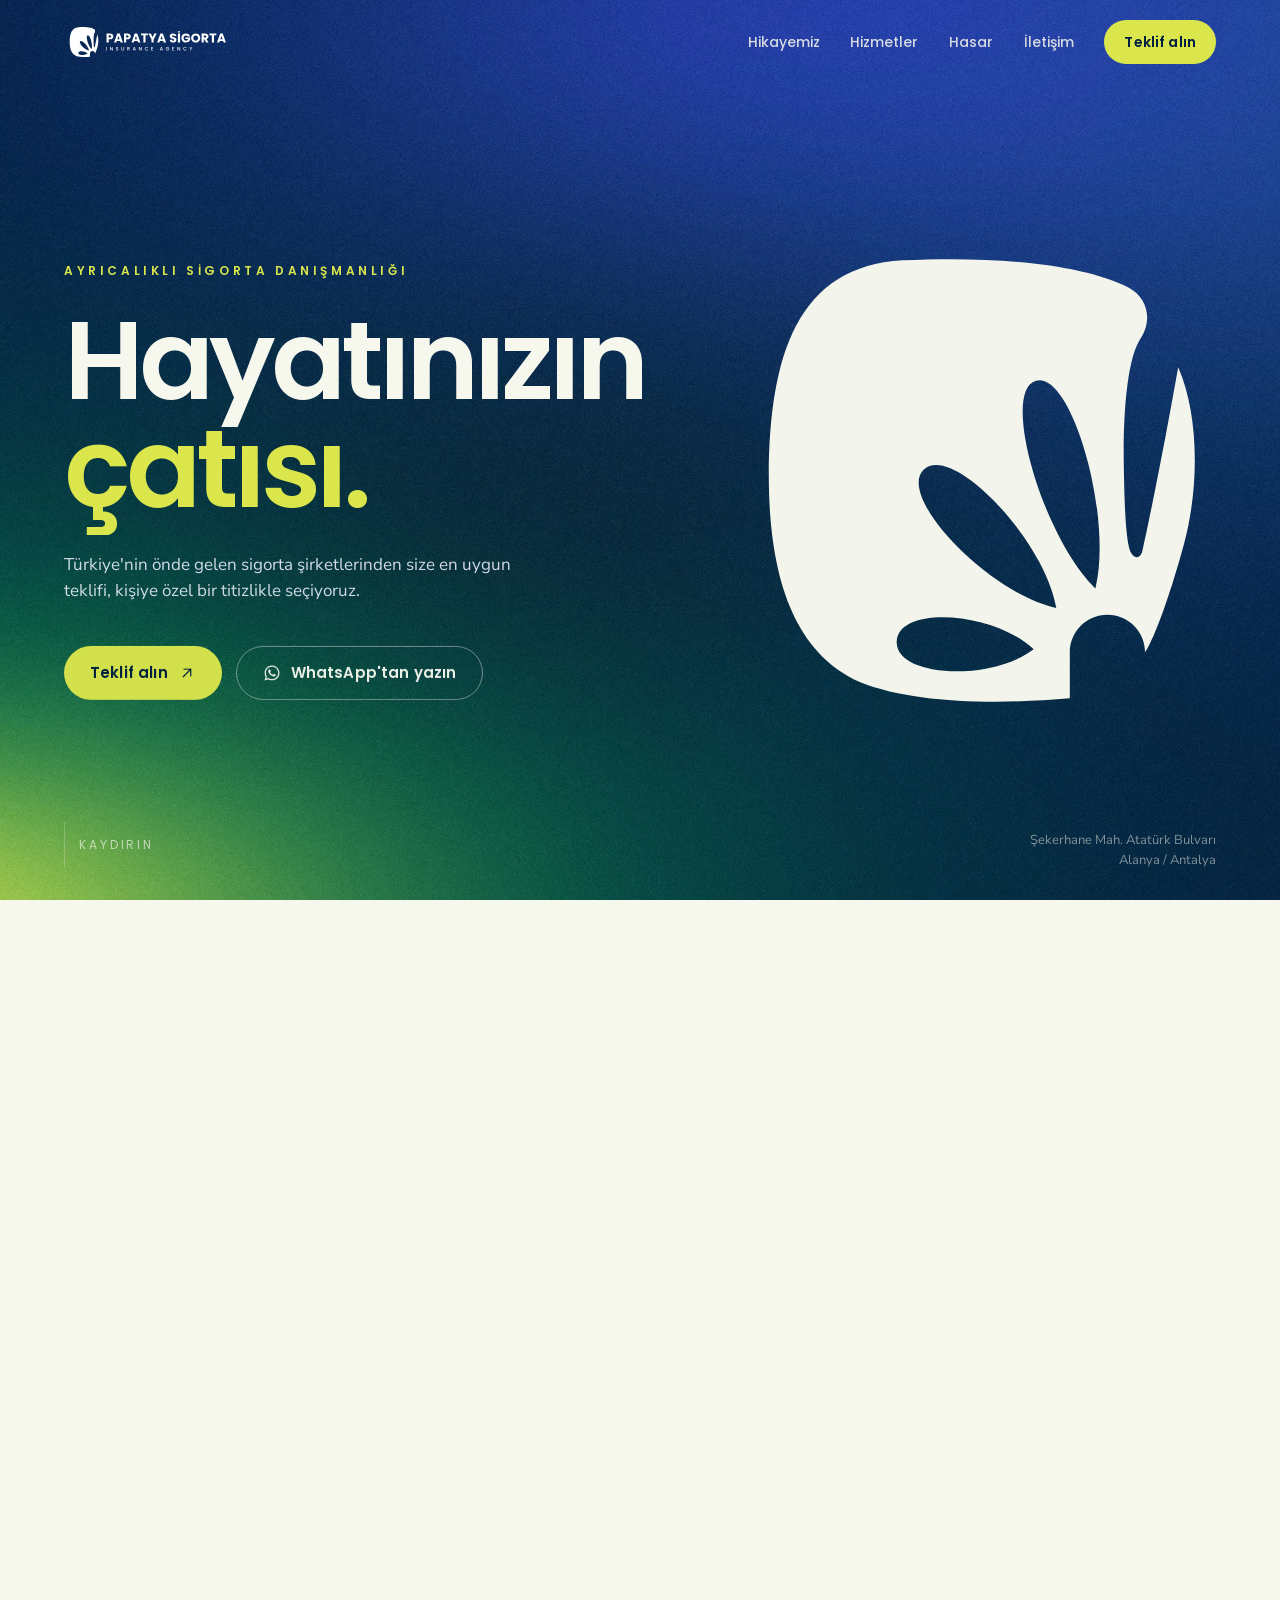
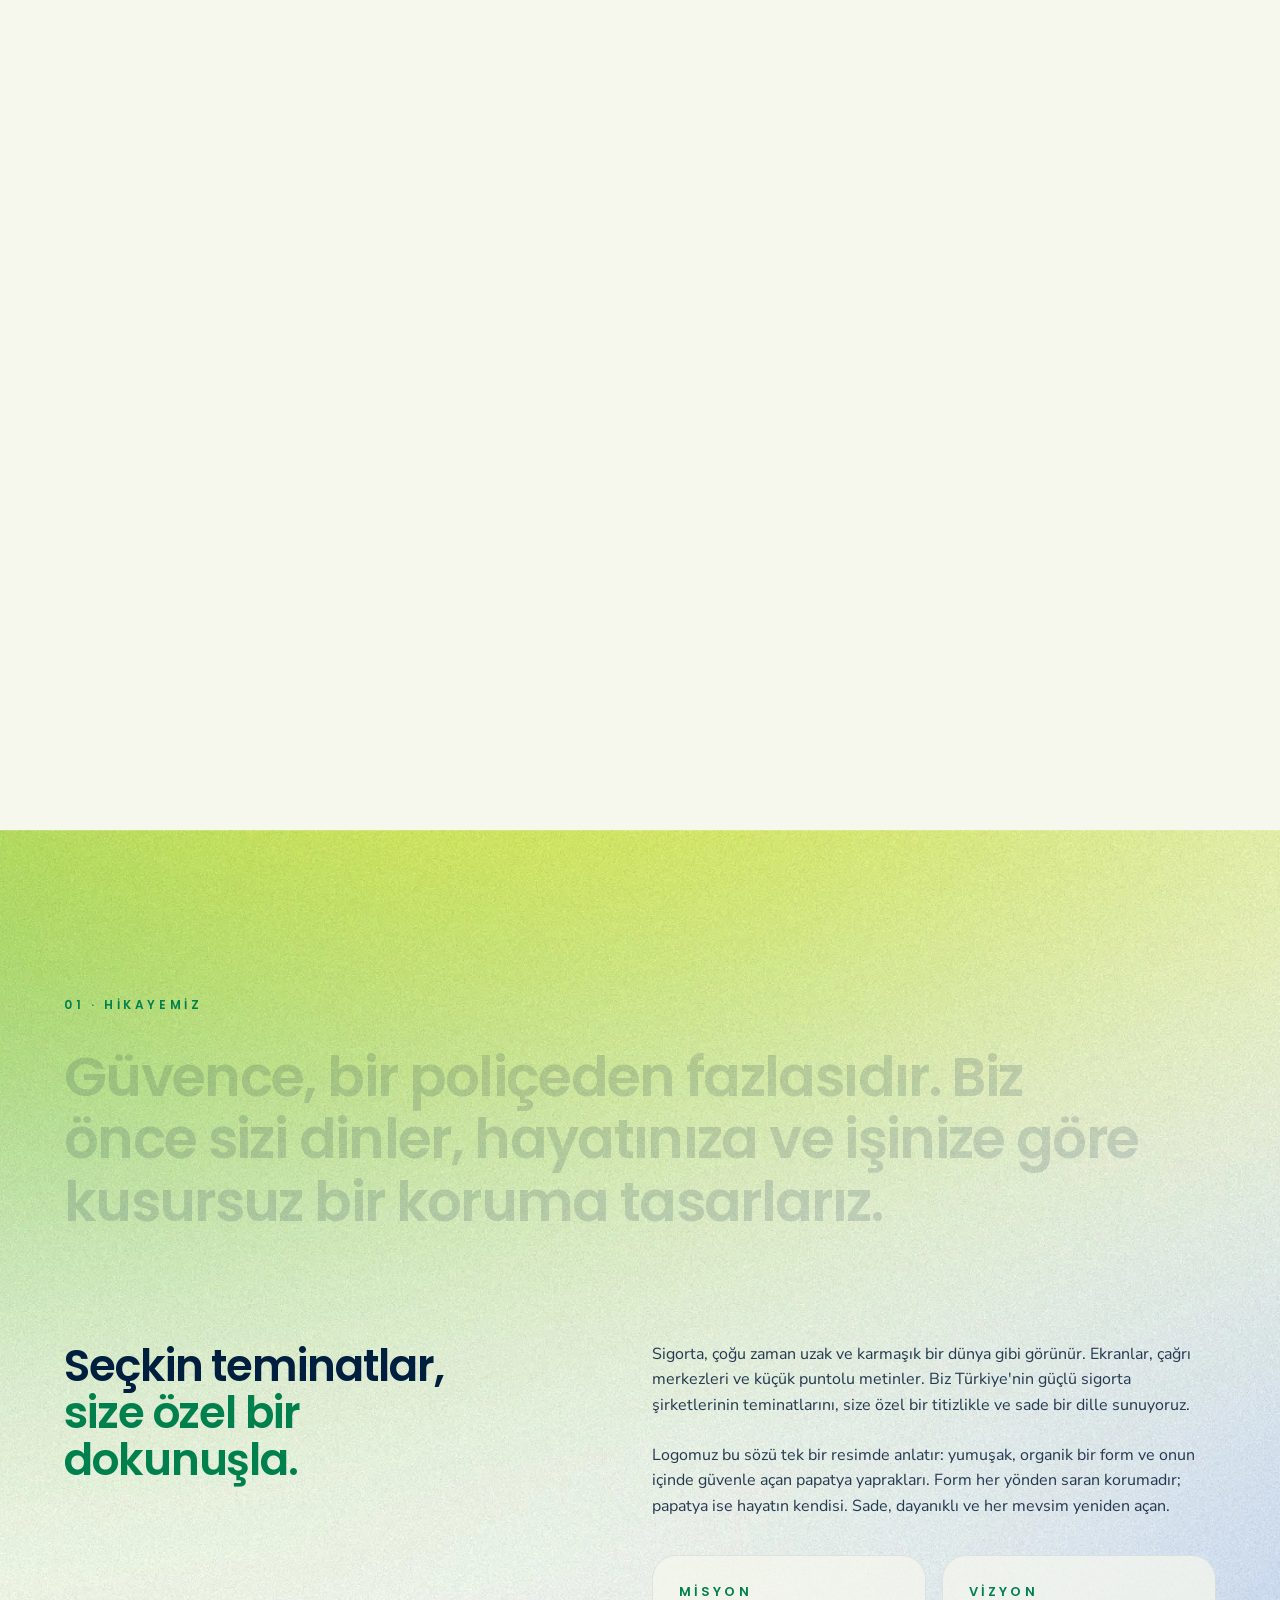
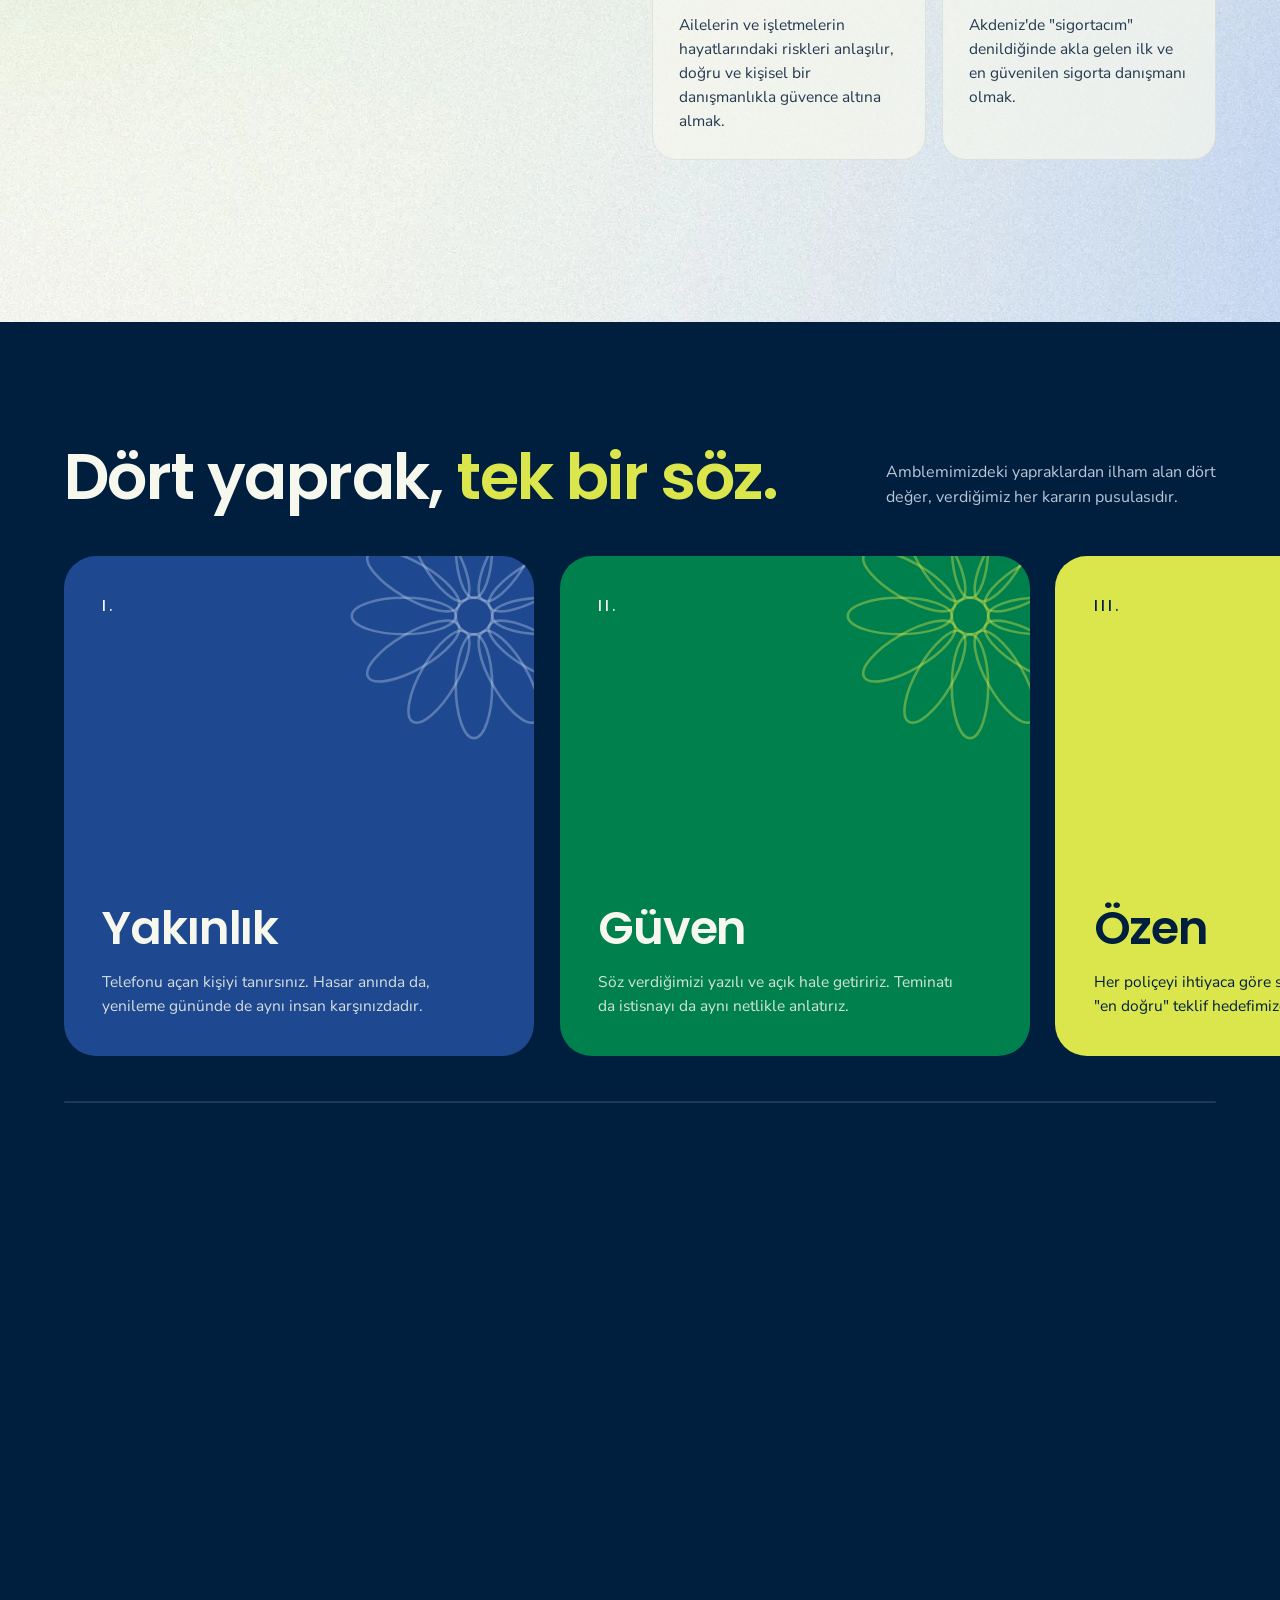
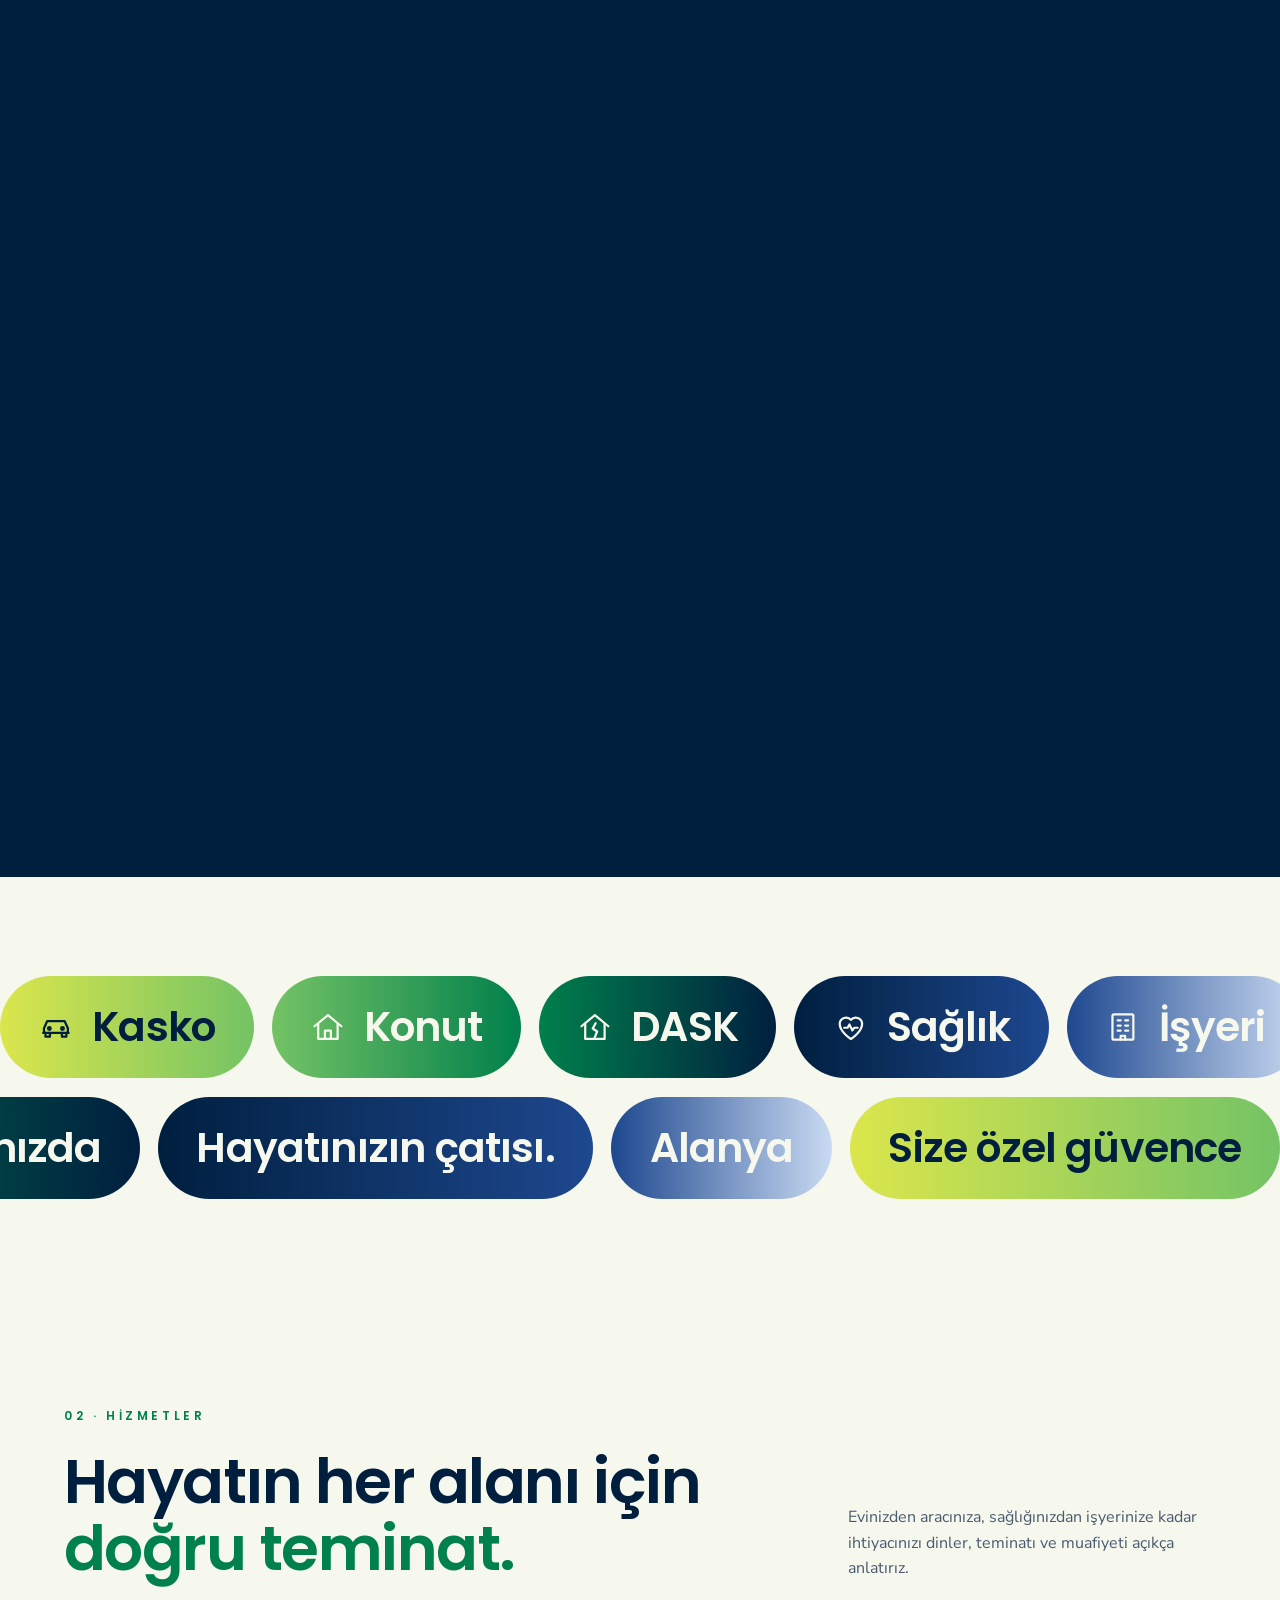
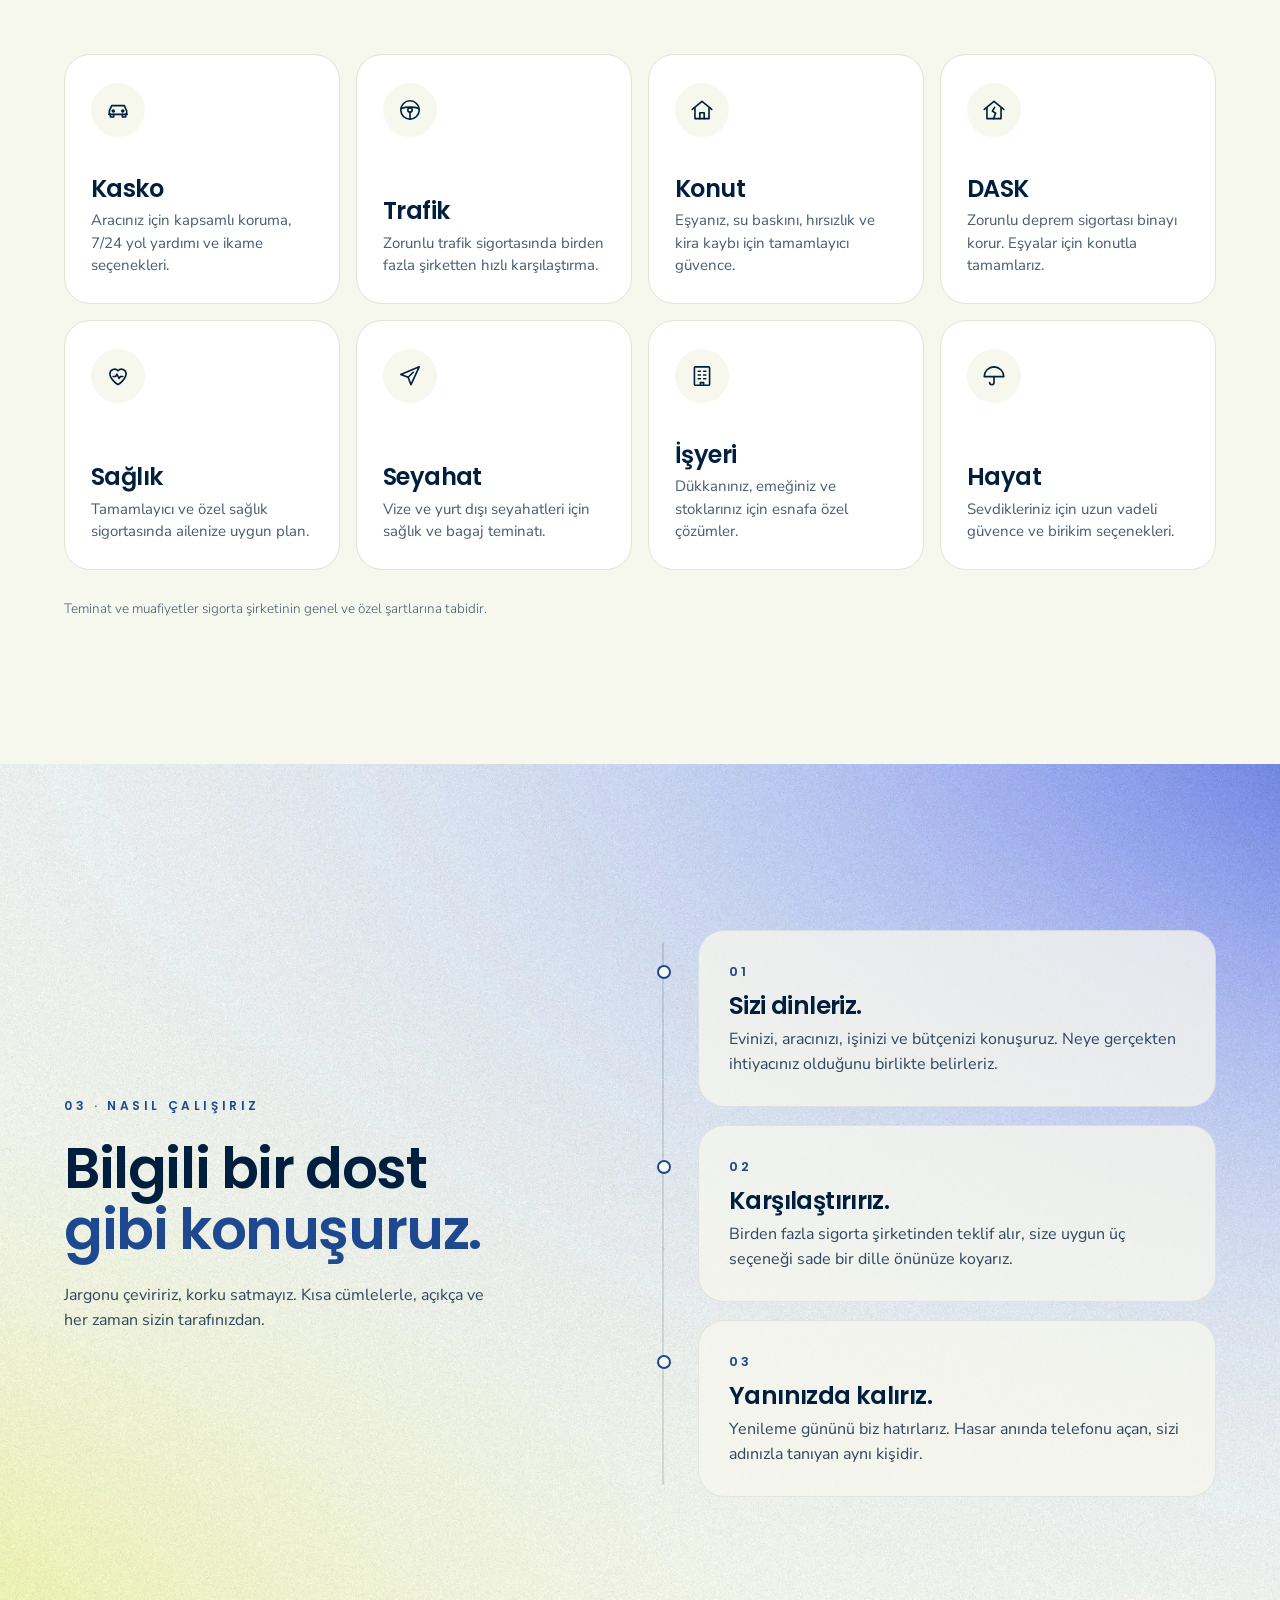
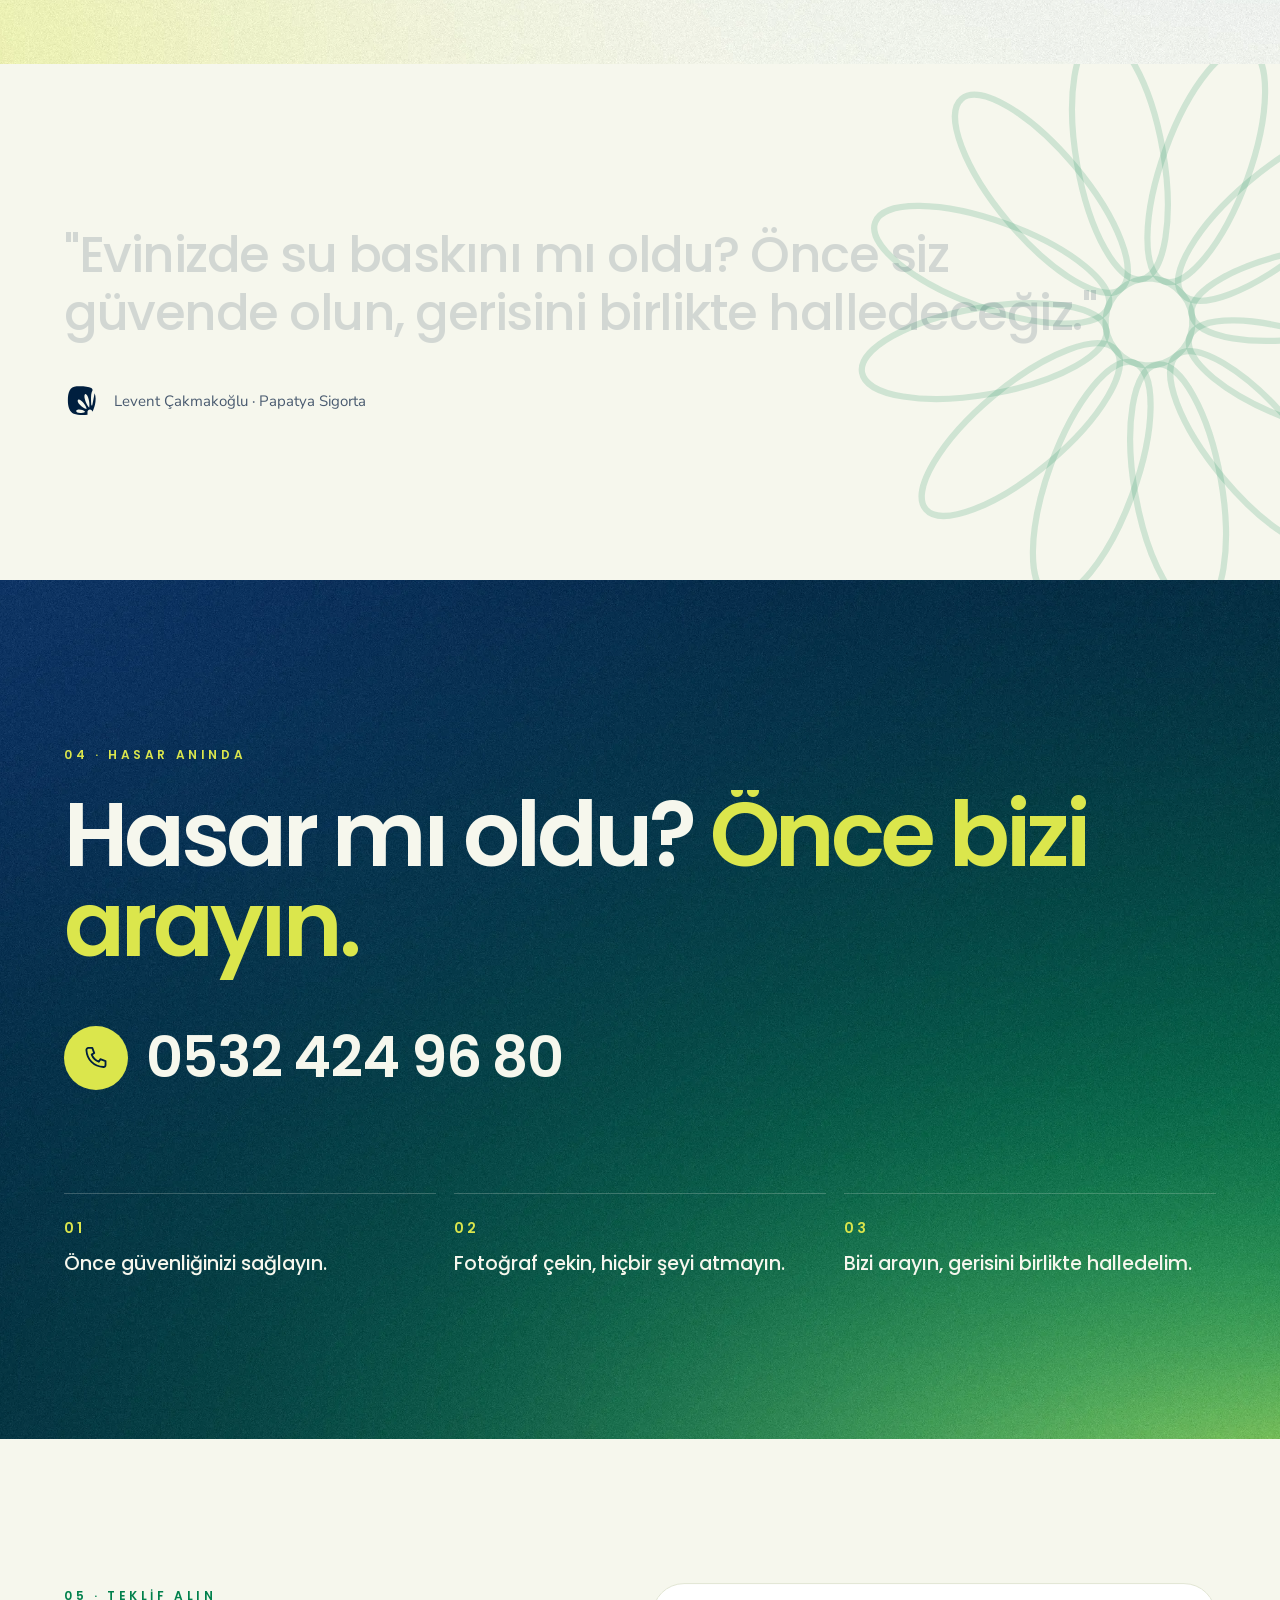
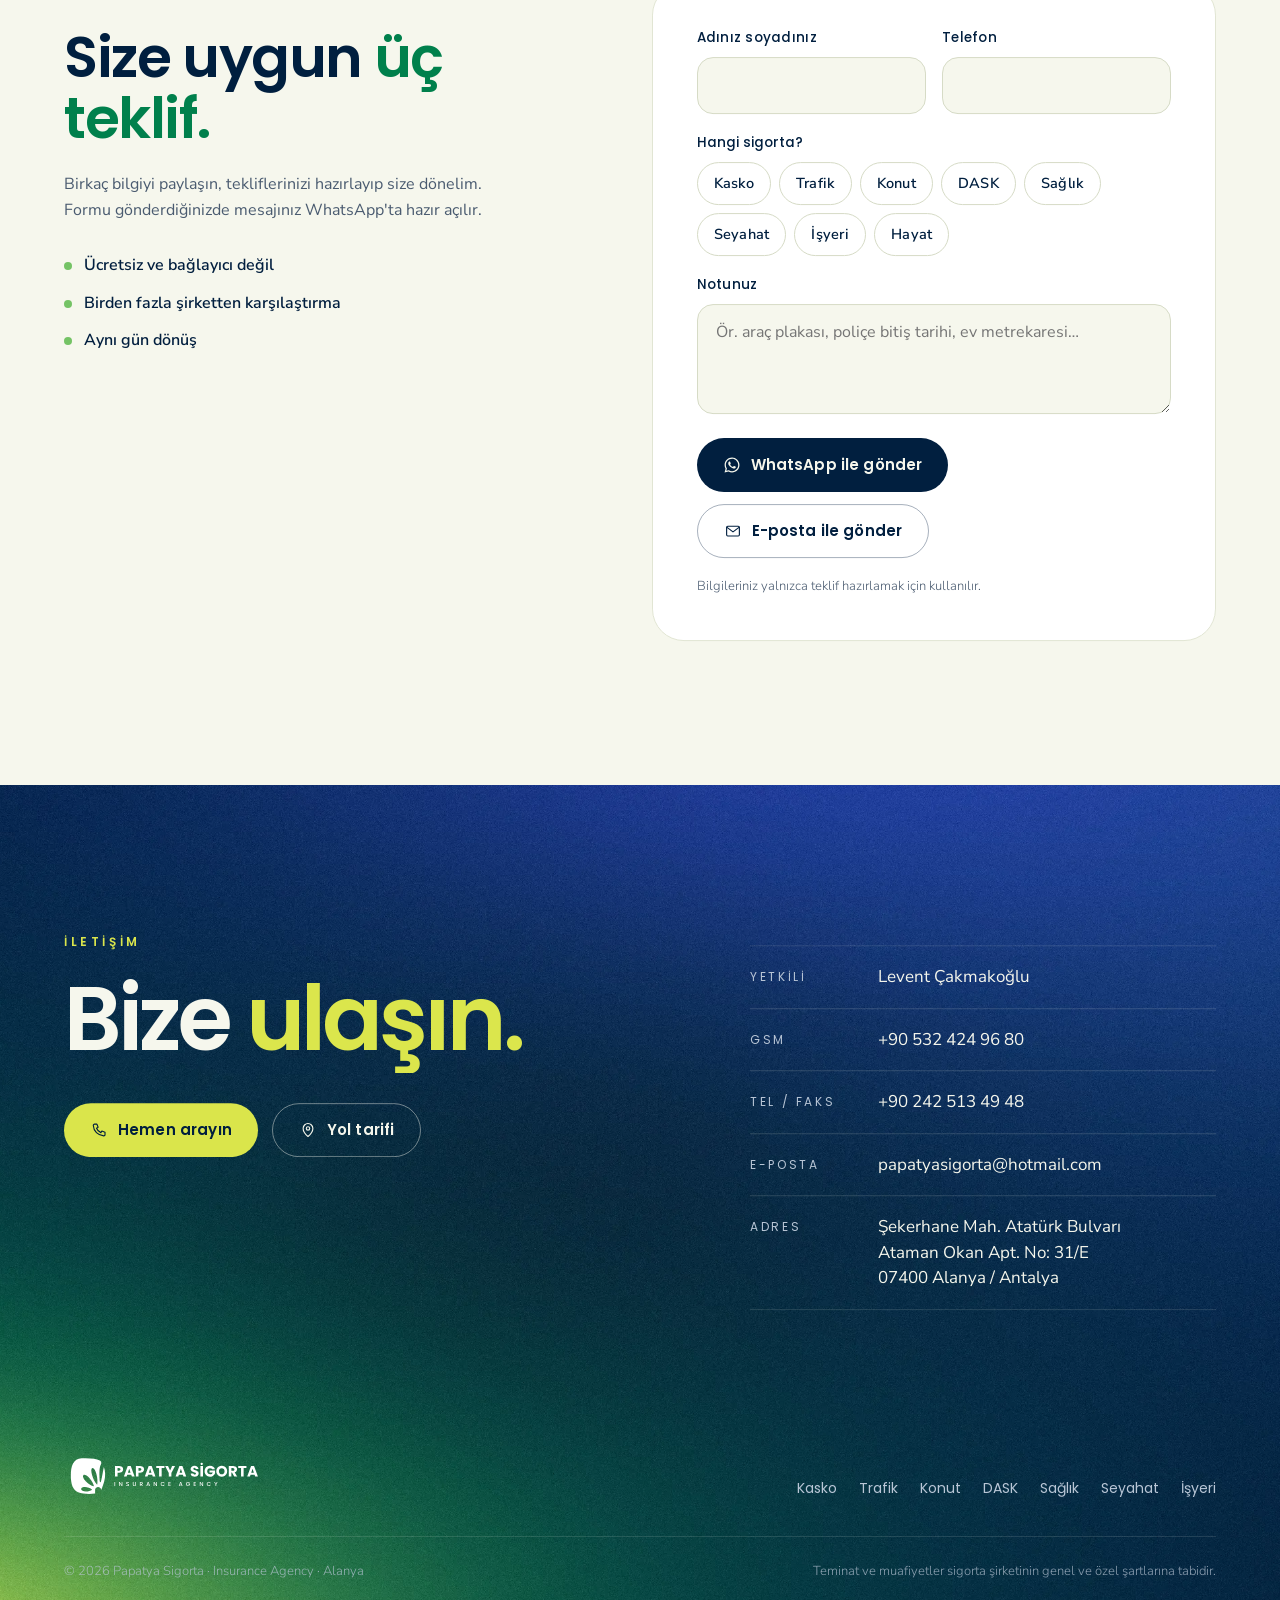
<file: index.html>
<!doctype html>
<html lang="tr" class="no-js">
<head>
<meta charset="utf-8">
<meta name="viewport" content="width=device-width, initial-scale=1, viewport-fit=cover">
<title>Papatya Sigorta · Alanya'da ayrıcalıklı sigorta danışmanlığı</title>
<meta name="description" content="Papatya Sigorta, Alanya'da ayrıcalıklı sigorta danışmanlığı. Kasko, trafik, konut, DASK, sağlık, seyahat ve işyeri sigortasında size özel teminat ve en uygun teklif.">
<link rel="canonical" href="https://papatyasigortalanya.com/">
<meta name="theme-color" content="#001F3F">
<meta property="og:type" content="website">
<meta property="og:locale" content="tr_TR">
<meta property="og:site_name" content="Papatya Sigorta">
<meta property="og:title" content="Papatya Sigorta · Hayatınızın çatısı.">
<meta property="og:description" content="Alanya'da ayrıcalıklı sigorta danışmanlığı. Kasko, konut, DASK, sağlık ve işyeri sigortasında size özel güvence.">
<meta property="og:url" content="https://papatyasigortalanya.com/">
<meta property="og:image" content="https://papatyasigortalanya.com/assets/img/og.jpg">
<meta property="og:image:width" content="1200">
<meta property="og:image:height" content="630">
<meta name="twitter:card" content="summary_large_image">
<link rel="icon" href="assets/img/favicon.svg" type="image/svg+xml">
<link rel="icon" href="assets/img/favicon-32.png" sizes="32x32" type="image/png">
<link rel="apple-touch-icon" href="assets/img/apple-touch-icon.png">
<link rel="preload" href="assets/fonts/poppins-latin-600-normal.woff2" as="font" type="font/woff2" crossorigin>
<link rel="preload" href="assets/fonts/nunito-sans-latin-400-normal.woff2" as="font" type="font/woff2" crossorigin>
<link rel="preload" href="assets/img/gece.webp" as="image" type="image/webp" media="(min-width:901px)">
<link rel="stylesheet" href="assets/css/site.css?v=1795513900">
<script>document.documentElement.classList.replace('no-js','js')</script>
<script type="application/ld+json">
{"@context":"https://schema.org","@type":"InsuranceAgency","name":"Papatya Sigorta","alternateName":"Papatya Sigorta Insurance Agency","url":"https://papatyasigortalanya.com/","logo":"https://papatyasigortalanya.com/assets/img/Papatya-Sigorta-Logo-Lacivert.svg","image":"https://papatyasigortalanya.com/assets/img/og.jpg","slogan":"Hayatınızın çatısı.","telephone":"+90 242 513 49 48","faxNumber":"+90 242 513 49 48","email":"papatyasigorta@hotmail.com","geo":{"@type":"GeoCoordinates","latitude":36.5434894,"longitude":31.9979496},"address":{"@type":"PostalAddress","streetAddress":"Şekerhane Mah. Atatürk Bulvarı Ataman Okan Apt. No: 31/E","addressLocality":"Alanya","addressRegion":"Antalya","postalCode":"07400","addressCountry":"TR"},"areaServed":"Alanya","employee":{"@type":"Person","name":"Levent Çakmakoğlu"},"contactPoint":[{"@type":"ContactPoint","telephone":"+90 532 424 96 80","contactType":"customer service","availableLanguage":["Turkish"]}]}
</script>
</head>
<body>
<a class="skip" href="#hikaye">İçeriğe geç</a>

<svg width="0" height="0" style="position:absolute" aria-hidden="true">
 <defs>
  <symbol fill="none" stroke="currentColor" stroke-width="1.5" stroke-linecap="round" stroke-linejoin="round" id="i-car" viewBox="0 0 24 24"><path d="M4 16v-3.2L6.2 8h11.6L20 12.8V16"/><path d="M3.5 16h17"/><path d="M5 16v2.5h3V16M16 16v2.5h3V16"/><circle cx="7.6" cy="13" r=".9"/><circle cx="16.4" cy="13" r=".9"/></symbol>
  <symbol fill="none" stroke="currentColor" stroke-width="1.5" stroke-linecap="round" stroke-linejoin="round" id="i-wheel" viewBox="0 0 24 24"><circle cx="12" cy="12" r="8.5"/><circle cx="12" cy="12" r="2"/><path d="M3.8 10.5c2.6-.8 5.3-1.1 8.2-1.1s5.6.3 8.2 1.1M12 14v6.5"/></symbol>
  <symbol fill="none" stroke="currentColor" stroke-width="1.5" stroke-linecap="round" stroke-linejoin="round" id="i-home" viewBox="0 0 24 24"><path d="M3 11.5L12 4l9 7.5"/><path d="M5.5 10v10h13V10"/><path d="M10 20v-5.5h4V20"/></symbol>
  <symbol fill="none" stroke="currentColor" stroke-width="1.5" stroke-linecap="round" stroke-linejoin="round" id="i-dask" viewBox="0 0 24 24"><path d="M3 11.5L12 4l9 7.5"/><path d="M5.5 10v10h13V10"/><path d="M12.5 9.5l-2 3.5 3 2-2 5"/></symbol>
  <symbol fill="none" stroke="currentColor" stroke-width="1.5" stroke-linecap="round" stroke-linejoin="round" id="i-health" viewBox="0 0 24 24"><path d="M12 20s-7.5-4.6-7.5-10.2A4.3 4.3 0 0 1 12 7.2a4.3 4.3 0 0 1 7.5 2.6C19.5 15.4 12 20 12 20z"/><path d="M7.5 12.5h2.3l1.2-2.2 2 4 1.2-1.8h2.3"/></symbol>
  <symbol fill="none" stroke="currentColor" stroke-width="1.5" stroke-linecap="round" stroke-linejoin="round" id="i-travel" viewBox="0 0 24 24"><path d="M20.5 3.5L3.5 10.6l6.8 2.6 2.6 6.8 7.6-16.5z"/><path d="M10.3 13.2l4.7-4.7"/></symbol>
  <symbol fill="none" stroke="currentColor" stroke-width="1.5" stroke-linecap="round" stroke-linejoin="round" id="i-life" viewBox="0 0 24 24"><path d="M3 12.5a9 9 0 0 1 18 0z"/><path d="M12 12.5v5.5a2 2 0 0 1-4 0"/><path d="M12 3.5v0"/></symbol>
  <symbol fill="none" stroke="currentColor" stroke-width="1.5" stroke-linecap="round" stroke-linejoin="round" id="i-biz" viewBox="0 0 24 24"><rect x="5" y="3.5" width="14" height="17" rx="1"/><path d="M8.5 7.5h2M13.5 7.5h2M8.5 11h2M13.5 11h2M8.5 14.5h2M13.5 14.5h2M10.5 20.5v-2.5h3v2.5"/></symbol>
  <symbol fill="none" stroke="currentColor" stroke-width="1.5" stroke-linecap="round" stroke-linejoin="round" id="i-shield" viewBox="0 0 24 24"><path d="M12 3.2l7.5 3v5.6c0 4.4-3.2 7.8-7.5 9-4.3-1.2-7.5-4.6-7.5-9V6.2z"/><path d="M8.7 12l2.3 2.3 4.3-4.6"/></symbol>
  <symbol fill="none" stroke="currentColor" stroke-width="1.5" stroke-linecap="round" stroke-linejoin="round" id="i-phone" viewBox="0 0 24 24"><path d="M6 4h3.2l1.6 4.2-2.1 1.3a10.5 10.5 0 0 0 5.8 5.8l1.3-2.1L20 14.8V18a1.6 1.6 0 0 1-1.7 1.6C10.4 19.1 4.9 13.6 4.4 5.7A1.6 1.6 0 0 1 6 4z"/></symbol>
  <symbol fill="none" stroke="currentColor" stroke-width="1.5" stroke-linecap="round" stroke-linejoin="round" id="i-mail" viewBox="0 0 24 24"><rect x="3.5" y="5.5" width="17" height="13" rx="1.5"/><path d="M4 7l8 6 8-6"/></symbol>
  <symbol fill="none" stroke="currentColor" stroke-width="1.5" stroke-linecap="round" stroke-linejoin="round" id="i-pin" viewBox="0 0 24 24"><path d="M12 20.5s-6.5-5.8-6.5-10.8a6.5 6.5 0 0 1 13 0c0 5-6.5 10.8-6.5 10.8z"/><circle cx="12" cy="9.7" r="2.3"/></symbol>
  <symbol fill="none" stroke="currentColor" stroke-width="1.5" stroke-linecap="round" stroke-linejoin="round" id="i-doc" viewBox="0 0 24 24"><path d="M6.5 3.5h7.5l3.5 3.5v13.5h-11z"/><path d="M14 3.5V7h3.5M9.5 12h5M9.5 15.5h5"/></symbol>
  <symbol fill="none" stroke="currentColor" stroke-width="1.5" stroke-linecap="round" stroke-linejoin="round" id="i-paw" viewBox="0 0 24 24"><ellipse cx="12" cy="15.5" rx="4" ry="3.5"/><circle cx="7" cy="10" r="1.6"/><circle cx="10" cy="6.8" r="1.6"/><circle cx="14" cy="6.8" r="1.6"/><circle cx="17" cy="10" r="1.6"/></symbol>
  <symbol fill="none" stroke="currentColor" stroke-width="1.5" stroke-linecap="round" stroke-linejoin="round" id="i-boat" viewBox="0 0 24 24"><path d="M3.5 15.5h17l-2.5 4h-12z"/><path d="M12 4v11.5M12 5l6 8.5h-6"/></symbol>
  <symbol fill="none" stroke="currentColor" stroke-width="1.5" stroke-linecap="round" stroke-linejoin="round" id="i-chat" viewBox="0 0 24 24"><path d="M4.5 5.5h15v10h-8l-4 3.5v-3.5h-3z"/><path d="M8.5 10.5h7"/></symbol>
  <symbol fill="none" stroke="currentColor" stroke-width="1.5" stroke-linecap="round" stroke-linejoin="round" id="i-clock" viewBox="0 0 24 24"><circle cx="12" cy="12" r="8.5"/><path d="M12 7.5V12l3 2"/></symbol>
  <symbol id="daisy" viewBox="-50 -50 100 100">
   <g fill="none" stroke="currentColor" stroke-width="1">
    <ellipse cx="0" cy="-27" rx="7" ry="20"/><ellipse cx="0" cy="-27" rx="7" ry="20" transform="rotate(30)"/><ellipse cx="0" cy="-27" rx="7" ry="20" transform="rotate(60)"/><ellipse cx="0" cy="-27" rx="7" ry="20" transform="rotate(90)"/><ellipse cx="0" cy="-27" rx="7" ry="20" transform="rotate(120)"/><ellipse cx="0" cy="-27" rx="7" ry="20" transform="rotate(150)"/><ellipse cx="0" cy="-27" rx="7" ry="20" transform="rotate(180)"/><ellipse cx="0" cy="-27" rx="7" ry="20" transform="rotate(210)"/><ellipse cx="0" cy="-27" rx="7" ry="20" transform="rotate(240)"/><ellipse cx="0" cy="-27" rx="7" ry="20" transform="rotate(270)"/><ellipse cx="0" cy="-27" rx="7" ry="20" transform="rotate(300)"/><ellipse cx="0" cy="-27" rx="7" ry="20" transform="rotate(330)"/>
    <circle r="7"/>
   </g>
  </symbol>

  <symbol id="i-arrow" viewBox="0 0 24 24" fill="none" stroke="currentColor" stroke-width="1.6" stroke-linecap="round" stroke-linejoin="round"><path d="M7 17L17 7M8 7h9v9"/></symbol>
  <symbol id="i-wa" viewBox="0 0 24 24"><path fill="currentColor" d="M12.04 2C6.58 2 2.13 6.45 2.13 11.91c0 1.75.46 3.45 1.32 4.95L2.05 22l5.25-1.38a9.9 9.9 0 0 0 4.74 1.21h.01c5.46 0 9.91-4.45 9.91-9.91 0-2.65-1.03-5.14-2.9-7.01A9.82 9.82 0 0 0 12.04 2zm0 18.15a8.2 8.2 0 0 1-4.19-1.15l-.3-.18-3.12.82.83-3.04-.2-.31a8.23 8.23 0 0 1-1.26-4.38c0-4.54 3.7-8.24 8.25-8.24 2.2 0 4.27.86 5.82 2.42a8.18 8.18 0 0 1 2.41 5.83c0 4.54-3.7 8.23-8.24 8.23zm4.52-6.16c-.25-.12-1.47-.72-1.69-.81-.23-.08-.39-.12-.56.13-.17.25-.64.81-.78.97-.14.17-.29.19-.54.06-.25-.12-1.05-.39-1.99-1.23-.74-.66-1.23-1.47-1.38-1.72-.14-.25-.02-.38.11-.51.11-.11.25-.29.37-.43.12-.14.17-.25.25-.41.08-.17.04-.31-.02-.43-.06-.12-.56-1.34-.76-1.84-.2-.48-.41-.42-.56-.43h-.48c-.17 0-.43.06-.66.31-.22.25-.86.85-.86 2.07 0 1.22.89 2.4 1.01 2.56.12.17 1.75 2.67 4.23 3.74.59.26 1.05.41 1.41.52.59.19 1.13.16 1.56.1.48-.07 1.47-.6 1.67-1.18.21-.58.21-1.07.14-1.18-.06-.1-.22-.16-.47-.28z"/></symbol>
 </defs>
</svg>

<div class="loader" aria-hidden="true">
 <div class="loader-in">
  <svg viewBox="60 170 610 625"><path fill="currentColor" d="M254.5 190.52C384.5 184.52 494.5 196.52 554.5 226.52C580.5 240.52 586.5 270.52 570.5 294.52C552.5 321.52 546.5 396.52 548.5 476.52C549.5 526.52 551.5 561.52 556.5 576.52C560.5 586.52 568.5 588.52 572.5 578.52C588.5 506.52 607.5 406.52 620.5 332.52C648.5 396.52 648.5 491.52 628.5 566.52C612.5 626.52 589.5 692.52 576.5 711.52C576.5 683.91 554.11 661.52 526.5 661.52C498.89 661.52 476.5 683.91 476.5 711.52L476.5 772.52C384.5 780.52 269.5 780.52 196.5 750.52C112.5 712.52 76.5 616.52 76.5 476.52C77.5 316.52 114.5 198.52 254.5 190.52ZM510.5 626.52C534.1 530.18 478.8 336.98 431.5 350.52C384.2 364.06 439.5 557.26 510.5 626.52ZM458.5 652.52C442.99 561.65 319.79 432.85 282.5 468.52C245.21 504.19 368.41 632.99 458.5 652.52ZM428.5 707.52C376.72 657.5 249.42 648.25 246.5 696.52C243.58 744.79 371.08 750.93 428.5 707.52Z"/></svg>
  <div class="loader-bar"><i></i></div>
 </div>
</div>

<header class="hdr" id="hdr">
 <div class="wrap">
  <a class="hdr-logo" href="#top" aria-label="Papatya Sigorta ana sayfa">
   <img class="l-white" src="assets/img/Papatya-Sigorta-Logo-Yatay-Beyaz.svg" alt="Papatya Sigorta" width="167" height="40">
   <img class="l-ink" src="assets/img/Papatya-Sigorta-Logo-Yatay-Lacivert.svg" alt="" width="167" height="40">
  </a>
  <nav aria-label="Ana menü">
   <a class="nl" href="#hikaye">Hikayemiz</a>
   <a class="nl" href="#hizmetler">Hizmetler</a>
   <a class="nl" href="#hasar">Hasar</a>
   <a class="nl" href="#iletisim">İletişim</a>
   <a class="btn btn-lime" href="#teklif">Teklif alın</a>
   <button class="menu-btn" type="button" aria-label="Menüyü aç" aria-expanded="false" aria-controls="mnav"><i></i><i></i></button>
  </nav>
 </div>
</header>

<div class="mnav" id="mnav">
 <a class="ml" href="#hikaye">Hikayemiz</a>
 <a class="ml" href="#hizmetler">Hizmetler</a>
 <a class="ml" href="#hasar">Hasar</a>
 <a class="ml" href="#iletisim">İletişim</a>
 <a class="btn btn-lime" href="#teklif">Teklif alın</a>
 <small>+90 532 424 96 80 · papatyasigorta@hotmail.com</small>
</div>

<main id="top">

<!-- 1 · HERO -->
<section class="hero" data-theme="dark" aria-label="Giriş">
 <div class="bg bg-base"><picture><source media="(max-width:900px)" srcset="assets/img/gece-m.webp"><img src="assets/img/gece.webp" alt="" width="2560" height="1440" fetchpriority="high"></picture></div>
 <div class="bg bg-next"><picture><source media="(max-width:900px)" srcset="assets/img/bahar-m.webp"><img src="assets/img/bahar.webp" alt="" width="2560" height="1440" loading="lazy"></picture></div>
 <div class="hero-emblem" aria-hidden="true">
  <svg id="hsvg" viewBox="60 170 610 625" preserveAspectRatio="xMidYMid meet"><g id="hg"><path fill="currentColor" d="M254.5 190.52C384.5 184.52 494.5 196.52 554.5 226.52C580.5 240.52 586.5 270.52 570.5 294.52C552.5 321.52 546.5 396.52 548.5 476.52C549.5 526.52 551.5 561.52 556.5 576.52C560.5 586.52 568.5 588.52 572.5 578.52C588.5 506.52 607.5 406.52 620.5 332.52C648.5 396.52 648.5 491.52 628.5 566.52C612.5 626.52 589.5 692.52 576.5 711.52C576.5 683.91 554.11 661.52 526.5 661.52C498.89 661.52 476.5 683.91 476.5 711.52L476.5 772.52C384.5 780.52 269.5 780.52 196.5 750.52C112.5 712.52 76.5 616.52 76.5 476.52C77.5 316.52 114.5 198.52 254.5 190.52ZM510.5 626.52C534.1 530.18 478.8 336.98 431.5 350.52C384.2 364.06 439.5 557.26 510.5 626.52ZM458.5 652.52C442.99 561.65 319.79 432.85 282.5 468.52C245.21 504.19 368.41 632.99 458.5 652.52ZM428.5 707.52C376.72 657.5 249.42 648.25 246.5 696.52C243.58 744.79 371.08 750.93 428.5 707.52Z"/></g></svg>
 </div>
 <div class="wrap hero-inner">
  <div class="hero-copy">
   <span class="eyebrow h-eb">Ayrıcalıklı sigorta danışmanlığı</span>
   <h1 class="h-title" data-split>Hayatınızın <em>çatısı.</em></h1>
   <p class="hero-lead h-fade">Türkiye'nin önde gelen sigorta şirketlerinden size en uygun teklifi, kişiye özel bir titizlikle seçiyoruz.</p>
   <div class="hero-cta h-fade">
    <a class="btn btn-lime" href="#teklif">Teklif alın <svg><use href="#i-arrow"/></svg></a>
    <a class="btn btn-line" href="https://wa.me/905324249680" target="_blank" rel="noopener"><svg><use href="#i-wa"/></svg>WhatsApp'tan yazın</a>
   </div>
  </div>
 </div>
 <div class="hero-scroll h-fade" aria-hidden="true"><span></span>Kaydırın</div>
 <div class="hero-meta h-fade">Şekerhane Mah. Atatürk Bulvarı<br>Alanya / Antalya</div>
</section>

<!-- 2 · STORY -->
<section class="story" id="hikaye" data-theme="light">
 <div class="bg"><picture><source media="(max-width:900px)" srcset="assets/img/bahar-m.webp"><img src="assets/img/bahar.webp" alt="" width="2560" height="1440" loading="lazy"></picture></div>
 <div class="wrap">
  <span class="eyebrow rv">01 · Hikayemiz</span>
  <p class="story-big" data-words>Güvence, bir poliçeden fazlasıdır. Biz önce sizi dinler, hayatınıza ve işinize göre kusursuz bir koruma tasarlarız.</p>
  <div class="story-grid">
   <div class="col-a">
    <h2 data-split>Seçkin teminatlar, <em>size özel bir dokunuşla.</em></h2>
   </div>
   <div class="col-b">
    <p class="rv">Sigorta, çoğu zaman uzak ve karmaşık bir dünya gibi görünür. Ekranlar, çağrı merkezleri ve küçük puntolu metinler. Biz Türkiye'nin güçlü sigorta şirketlerinin teminatlarını, size özel bir titizlikle ve sade bir dille sunuyoruz.</p>
    <p class="rv">Logomuz bu sözü tek bir resimde anlatır: yumuşak, organik bir form ve onun içinde güvenle açan papatya yaprakları. Form her yönden saran korumadır; papatya ise hayatın kendisi. Sade, dayanıklı ve her mevsim yeniden açan.</p>
    <div class="mv rv">
     <div><b>Misyon</b><p>Ailelerin ve işletmelerin hayatlarındaki riskleri anlaşılır, doğru ve kişisel bir danışmanlıkla güvence altına almak.</p></div>
     <div><b>Vizyon</b><p>Akdeniz'de "sigortacım" denildiğinde akla gelen ilk ve en güvenilen sigorta danışmanı olmak.</p></div>
    </div>
   </div>
  </div>
 </div>
</section>

<!-- 3 · VALUES -->
<section class="values" data-theme="dark" aria-labelledby="deg-h">
 <div class="values-pin">
  <div class="wrap values-head">
   <h2 id="deg-h" data-split>Dört yaprak, <em>tek bir söz.</em></h2>
   <p class="rv">Amblemimizdeki yapraklardan ilham alan dört değer, verdiğimiz her kararın pusulasıdır.</p>
  </div>
  <div class="values-track">
   <article class="vcard v1"><svg class="dz"><use href="#daisy"/></svg><span class="num">I.</span><div><h3>Yakınlık</h3><p>Telefonu açan kişiyi tanırsınız. Hasar anında da, yenileme gününde de aynı insan karşınızdadır.</p></div></article>
   <article class="vcard v2"><svg class="dz"><use href="#daisy"/></svg><span class="num">II.</span><div><h3>Güven</h3><p>Söz verdiğimizi yazılı ve açık hale getiririz. Teminatı da istisnayı da aynı netlikle anlatırız.</p></div></article>
   <article class="vcard v3"><svg class="dz"><use href="#daisy"/></svg><span class="num">III.</span><div><h3>Özen</h3><p>Her poliçeyi ihtiyaca göre seçeriz. "En ucuz" değil, "en doğru" teklif hedefimizdir.</p></div></article>
   <article class="vcard v4"><svg class="dz"><use href="#daisy"/></svg><span class="num">IV.</span><div><h3>Süreklilik</h3><p>Papatya her bahar yeniden açar. Biz de müşterimizle yıllara yayılan bir ilişki kurarız.</p></div></article>
  </div>
  <div class="wrap"><div class="values-progress"><i></i></div></div>
 </div>
</section>

<!-- 4 · RIBBONS -->
<div class="ribbons" data-theme="light" aria-hidden="true">
 <div class="rib" data-dir="-1"><span class="r-a"><svg><use href="#i-car"/></svg>Kasko</span><span class="r-b"><svg><use href="#i-home"/></svg>Konut</span><span class="r-c"><svg><use href="#i-dask"/></svg>DASK</span><span class="r-d"><svg><use href="#i-health"/></svg>Sağlık</span><span class="r-e"><svg><use href="#i-biz"/></svg>İşyeri</span><span class="r-a"><svg><use href="#i-wheel"/></svg>Trafik</span><span class="r-b"><svg><use href="#i-travel"/></svg>Seyahat</span><span class="r-c"><svg><use href="#i-life"/></svg>Hayat</span></div>
 <div class="rib" data-dir="1"><span class="r-d">Hayatınızın çatısı.</span><span class="r-e">Alanya</span><span class="r-a">Size özel güvence</span><span class="r-b">Doğru teminat</span><span class="r-c">Hasarda yanınızda</span><span class="r-d">Hayatınızın çatısı.</span><span class="r-e">Alanya</span><span class="r-a">Size özel güvence</span></div>
</div>

<!-- 5 · SERVICES -->
<section class="services" id="hizmetler" data-theme="light">
 <div class="wrap">
  <div class="sec-head">
   <span class="eyebrow rv">02 · Hizmetler</span>
   <h2 data-split>Hayatın her alanı için <em>doğru teminat.</em></h2>
   <p class="rv">Evinizden aracınıza, sağlığınızdan işyerinize kadar ihtiyacınızı dinler, teminatı ve muafiyeti açıkça anlatırız.</p>
  </div>
  <div class="svc-grid">
   <a class="svc" href="#teklif" data-urun="Kasko"><div class="ic"><svg><use href="#i-car"/></svg></div><svg class="ar"><use href="#i-arrow"/></svg><div><h3>Kasko</h3><p>Aracınız için kapsamlı koruma, 7/24 yol yardımı ve ikame seçenekleri.</p></div></a>
   <a class="svc" href="#teklif" data-urun="Trafik"><div class="ic"><svg><use href="#i-wheel"/></svg></div><svg class="ar"><use href="#i-arrow"/></svg><div><h3>Trafik</h3><p>Zorunlu trafik sigortasında birden fazla şirketten hızlı karşılaştırma.</p></div></a>
   <a class="svc" href="#teklif" data-urun="Konut"><div class="ic"><svg><use href="#i-home"/></svg></div><svg class="ar"><use href="#i-arrow"/></svg><div><h3>Konut</h3><p>Eşyanız, su baskını, hırsızlık ve kira kaybı için tamamlayıcı güvence.</p></div></a>
   <a class="svc" href="#teklif" data-urun="DASK"><div class="ic"><svg><use href="#i-dask"/></svg></div><svg class="ar"><use href="#i-arrow"/></svg><div><h3>DASK</h3><p>Zorunlu deprem sigortası binayı korur. Eşyalar için konutla tamamlarız.</p></div></a>
   <a class="svc" href="#teklif" data-urun="Sağlık"><div class="ic"><svg><use href="#i-health"/></svg></div><svg class="ar"><use href="#i-arrow"/></svg><div><h3>Sağlık</h3><p>Tamamlayıcı ve özel sağlık sigortasında ailenize uygun plan.</p></div></a>
   <a class="svc" href="#teklif" data-urun="Seyahat"><div class="ic"><svg><use href="#i-travel"/></svg></div><svg class="ar"><use href="#i-arrow"/></svg><div><h3>Seyahat</h3><p>Vize ve yurt dışı seyahatleri için sağlık ve bagaj teminatı.</p></div></a>
   <a class="svc" href="#teklif" data-urun="İşyeri"><div class="ic"><svg><use href="#i-biz"/></svg></div><svg class="ar"><use href="#i-arrow"/></svg><div><h3>İşyeri</h3><p>Dükkanınız, emeğiniz ve stoklarınız için esnafa özel çözümler.</p></div></a>
   <a class="svc" href="#teklif" data-urun="Hayat"><div class="ic"><svg><use href="#i-life"/></svg></div><svg class="ar"><use href="#i-arrow"/></svg><div><h3>Hayat</h3><p>Sevdikleriniz için uzun vadeli güvence ve birikim seçenekleri.</p></div></a>
  </div>
  <p class="svc-note">Teminat ve muafiyetler sigorta şirketinin genel ve özel şartlarına tabidir.</p>
 </div>
</section>

<!-- 6 · PROCESS -->
<section class="process" data-theme="light" aria-labelledby="sur-h">
 <div class="bg"><picture><source media="(max-width:900px)" srcset="assets/img/gokyuzu-m.webp"><img src="assets/img/gokyuzu.webp" alt="" width="2560" height="1440" loading="lazy"></picture></div>
 <div class="process-pin">
  <div class="wrap">
   <div class="process-left">
    <span class="eyebrow rv">03 · Nasıl çalışırız</span>
    <h2 id="sur-h" data-split>Bilgili bir dost <em>gibi konuşuruz.</em></h2>
    <p class="rv">Jargonu çeviririz, korku satmayız. Kısa cümlelerle, açıkça ve her zaman sizin tarafınızdan.</p>
   </div>
   <div class="steps">
    <div class="steps-line"><i></i></div>
    <div class="step"><span class="n">01</span><h3>Sizi dinleriz.</h3><p>Evinizi, aracınızı, işinizi ve bütçenizi konuşuruz. Neye gerçekten ihtiyacınız olduğunu birlikte belirleriz.</p></div>
    <div class="step"><span class="n">02</span><h3>Karşılaştırırız.</h3><p>Birden fazla sigorta şirketinden teklif alır, size uygun üç seçeneği sade bir dille önünüze koyarız.</p></div>
    <div class="step"><span class="n">03</span><h3>Yanınızda kalırız.</h3><p>Yenileme gününü biz hatırlarız. Hasar anında telefonu açan, sizi adınızla tanıyan aynı kişidir.</p></div>
   </div>
  </div>
 </div>
</section>

<!-- 7 · QUOTE -->
<section class="quote" data-theme="light" aria-label="Söz">
 <svg class="daisy-deco"><use href="#daisy"/></svg>
 <div class="wrap">
  <blockquote>
   <p data-words>"Evinizde su baskını mı oldu? Önce siz güvende olun, gerisini birlikte halledeceğiz."</p>
   <cite><img src="assets/img/Papatya-Sigorta-Amblem-Lacivert.svg" alt="" width="36" height="35">Levent Çakmakoğlu · Papatya Sigorta</cite>
  </blockquote>
 </div>
</section>

<!-- 8 · CLAIM -->
<section class="claim" id="hasar" data-theme="dark" aria-labelledby="has-h">
 <div class="bg"><picture><source media="(max-width:900px)" srcset="assets/img/derin-m.webp"><img src="assets/img/derin.webp" alt="" width="2560" height="1440" loading="lazy"></picture></div>
 <div class="wrap">
  <span class="eyebrow rv">04 · Hasar anında</span>
  <h2 id="has-h" data-split>Hasar mı oldu? <em>Önce bizi arayın.</em></h2>
  <a class="claim-phone rv" href="tel:+905324249680"><span class="pi"><svg><use href="#i-phone"/></svg></span>0532 424 96 80</a>
  <div class="claim-steps">
   <div class="rv"><b>01</b><p>Önce güvenliğinizi sağlayın.</p></div>
   <div class="rv"><b>02</b><p>Fotoğraf çekin, hiçbir şeyi atmayın.</p></div>
   <div class="rv"><b>03</b><p>Bizi arayın, gerisini birlikte halledelim.</p></div>
  </div>
 </div>
</section>

<!-- 9 · OFFER FORM -->
<section class="offer" id="teklif" data-theme="light" aria-labelledby="tek-h">
 <div class="wrap">
  <div class="offer-left">
   <span class="eyebrow rv">05 · Teklif alın</span>
   <h2 id="tek-h" data-split>Size uygun <em>üç teklif.</em></h2>
   <p class="rv">Birkaç bilgiyi paylaşın, tekliflerinizi hazırlayıp size dönelim. Formu gönderdiğinizde mesajınız WhatsApp'ta hazır açılır.</p>
   <ul class="rv"><li>Ücretsiz ve bağlayıcı değil</li><li>Birden fazla şirketten karşılaştırma</li><li>Aynı gün dönüş</li></ul>
  </div>
  <form class="qf rv" id="qf" novalidate>
   <div class="row">
    <label>Adınız soyadınız<input name="ad" autocomplete="name" required></label>
    <label>Telefon<input name="tel" type="tel" autocomplete="tel" inputmode="tel" required></label>
   </div>
   <fieldset>
    <legend>Hangi sigorta?</legend>
    <div class="chips">
     <label><input type="checkbox" name="urun" value="Kasko"><span>Kasko</span></label>
     <label><input type="checkbox" name="urun" value="Trafik"><span>Trafik</span></label>
     <label><input type="checkbox" name="urun" value="Konut"><span>Konut</span></label>
     <label><input type="checkbox" name="urun" value="DASK"><span>DASK</span></label>
     <label><input type="checkbox" name="urun" value="Sağlık"><span>Sağlık</span></label>
     <label><input type="checkbox" name="urun" value="Seyahat"><span>Seyahat</span></label>
     <label><input type="checkbox" name="urun" value="İşyeri"><span>İşyeri</span></label>
     <label><input type="checkbox" name="urun" value="Hayat"><span>Hayat</span></label>
    </div>
   </fieldset>
   <label>Notunuz <textarea name="not" placeholder="Ör. araç plakası, poliçe bitiş tarihi, ev metrekaresi…"></textarea></label>
   <div class="actions">
    <button class="btn btn-ink" type="submit"><svg><use href="#i-wa"/></svg>WhatsApp ile gönder</button>
    <button class="btn btn-line dark" type="button" id="qf-mail"><svg><use href="#i-mail"/></svg>E-posta ile gönder</button>
   </div>
   <small>Bilgileriniz yalnızca teklif hazırlamak için kullanılır.</small>
  </form>
 </div>
</section>

<!-- 10 · CONTACT -->
<footer class="contact" id="iletisim" data-theme="dark">
 <div class="bg"><picture><source media="(max-width:900px)" srcset="assets/img/gece-m.webp"><img src="assets/img/gece.webp" alt="" width="2560" height="1440" loading="lazy"></picture></div>
 <div class="wrap">
  <div class="contact-top">
   <div class="t">
    <span class="eyebrow rv">İletişim</span>
    <h2 data-split>Bize <em>ulaşın.</em></h2>
    <div class="cta rv">
     <a class="btn btn-lime" href="tel:+905324249680"><svg><use href="#i-phone"/></svg>Hemen arayın</a>
     <a class="btn btn-line" href="https://www.google.com/maps/search/?api=1&query=36.5434894%2C31.9979496" target="_blank" rel="noopener"><svg><use href="#i-pin"/></svg>Yol tarifi</a>
    </div>
   </div>
   <dl class="cinfo rv">
    <div><dt>Yetkili</dt><dd>Levent Çakmakoğlu</dd></div>
    <div><dt>GSM</dt><dd><a href="tel:+905324249680">+90 532 424 96 80</a></dd></div>
    <div><dt>Tel / Faks</dt><dd><a href="tel:+902425134948">+90 242 513 49 48</a></dd></div>
    <div><dt>E-posta</dt><dd><a href="mailto:papatyasigorta@hotmail.com">papatyasigorta@hotmail.com</a></dd></div>
    <div><dt>Adres</dt><dd>Şekerhane Mah. Atatürk Bulvarı<br>Ataman Okan Apt. No: 31/E<br>07400 Alanya / Antalya</dd></div>
   </dl>
  </div>
  <div class="foot">
   <a class="fl" href="#top" aria-label="Başa dön"><img src="assets/img/Papatya-Sigorta-Logo-Yatay-Beyaz.svg" alt="Papatya Sigorta" width="200" height="48"></a>
   <div class="svcs"><span>Kasko</span><span>Trafik</span><span>Konut</span><span>DASK</span><span>Sağlık</span><span>Seyahat</span><span>İşyeri</span></div>
  </div>
  <div class="foot-legal"><span>© 2026 Papatya Sigorta · Insurance Agency · Alanya</span><span>Teminat ve muafiyetler sigorta şirketinin genel ve özel şartlarına tabidir.</span></div>
 </div>
</footer>

</main>

<a class="wa" href="https://wa.me/905324249680" target="_blank" rel="noopener" aria-label="WhatsApp'tan yazın"><svg><use href="#i-wa"/></svg></a>

<script src="assets/js/lenis.min.js?v=1795513900" defer></script>
<script src="assets/js/gsap.min.js?v=1795513900" defer></script>
<script src="assets/js/ScrollTrigger.min.js?v=1795513900" defer></script>
<script src="assets/js/site.js?v=1795513900" defer></script>
</body>
</html>
</file>
<file: assets/css/site.css>
/* Papatya Sigorta — site styles */
@font-face{font-family:Poppins;font-weight:400;font-display:swap;src:url(../fonts/poppins-latin-ext-400-normal.woff2) format("woff2");unicode-range:U+0100-02AF,U+0304,U+0308,U+0329,U+1E00-1E9F,U+1EF2-1EFF,U+2020,U+20A0-20AB,U+20AD-20C0,U+2113,U+2C60-2C7F,U+A720-A7FF}
@font-face{font-family:Poppins;font-weight:400;font-display:swap;src:url(../fonts/poppins-latin-400-normal.woff2) format("woff2");unicode-range:U+0000-00FF,U+0131,U+0152-0153,U+02BB-02BC,U+02C6,U+02DA,U+02DC,U+0304,U+0308,U+0329,U+2000-206F,U+20AC,U+2122,U+2191,U+2193,U+2212,U+2215,U+FEFF,U+FFFD}
@font-face{font-family:Poppins;font-weight:500;font-display:swap;src:url(../fonts/poppins-latin-ext-500-normal.woff2) format("woff2");unicode-range:U+0100-02AF,U+0304,U+0308,U+0329,U+1E00-1E9F,U+1EF2-1EFF,U+2020,U+20A0-20AB,U+20AD-20C0,U+2113,U+2C60-2C7F,U+A720-A7FF}
@font-face{font-family:Poppins;font-weight:500;font-display:swap;src:url(../fonts/poppins-latin-500-normal.woff2) format("woff2");unicode-range:U+0000-00FF,U+0131,U+0152-0153,U+02BB-02BC,U+02C6,U+02DA,U+02DC,U+0304,U+0308,U+0329,U+2000-206F,U+20AC,U+2122,U+2191,U+2193,U+2212,U+2215,U+FEFF,U+FFFD}
@font-face{font-family:Poppins;font-weight:600;font-display:swap;src:url(../fonts/poppins-latin-ext-600-normal.woff2) format("woff2");unicode-range:U+0100-02AF,U+0304,U+0308,U+0329,U+1E00-1E9F,U+1EF2-1EFF,U+2020,U+20A0-20AB,U+20AD-20C0,U+2113,U+2C60-2C7F,U+A720-A7FF}
@font-face{font-family:Poppins;font-weight:600;font-display:swap;src:url(../fonts/poppins-latin-600-normal.woff2) format("woff2");unicode-range:U+0000-00FF,U+0131,U+0152-0153,U+02BB-02BC,U+02C6,U+02DA,U+02DC,U+0304,U+0308,U+0329,U+2000-206F,U+20AC,U+2122,U+2191,U+2193,U+2212,U+2215,U+FEFF,U+FFFD}
@font-face{font-family:Poppins;font-weight:700;font-display:swap;src:url(../fonts/poppins-latin-ext-700-normal.woff2) format("woff2");unicode-range:U+0100-02AF,U+0304,U+0308,U+0329,U+1E00-1E9F,U+1EF2-1EFF,U+2020,U+20A0-20AB,U+20AD-20C0,U+2113,U+2C60-2C7F,U+A720-A7FF}
@font-face{font-family:Poppins;font-weight:700;font-display:swap;src:url(../fonts/poppins-latin-700-normal.woff2) format("woff2");unicode-range:U+0000-00FF,U+0131,U+0152-0153,U+02BB-02BC,U+02C6,U+02DA,U+02DC,U+0304,U+0308,U+0329,U+2000-206F,U+20AC,U+2122,U+2191,U+2193,U+2212,U+2215,U+FEFF,U+FFFD}
@font-face{font-family:"Nunito Sans";font-weight:300;font-display:swap;src:url(../fonts/nunito-sans-latin-ext-300-normal.woff2) format("woff2");unicode-range:U+0100-02AF,U+0304,U+0308,U+0329,U+1E00-1E9F,U+1EF2-1EFF,U+2020,U+20A0-20AB,U+20AD-20C0,U+2113,U+2C60-2C7F,U+A720-A7FF}
@font-face{font-family:"Nunito Sans";font-weight:300;font-display:swap;src:url(../fonts/nunito-sans-latin-300-normal.woff2) format("woff2");unicode-range:U+0000-00FF,U+0131,U+0152-0153,U+02BB-02BC,U+02C6,U+02DA,U+02DC,U+0304,U+0308,U+0329,U+2000-206F,U+20AC,U+2122,U+2191,U+2193,U+2212,U+2215,U+FEFF,U+FFFD}
@font-face{font-family:"Nunito Sans";font-weight:400;font-display:swap;src:url(../fonts/nunito-sans-latin-ext-400-normal.woff2) format("woff2");unicode-range:U+0100-02AF,U+0304,U+0308,U+0329,U+1E00-1E9F,U+1EF2-1EFF,U+2020,U+20A0-20AB,U+20AD-20C0,U+2113,U+2C60-2C7F,U+A720-A7FF}
@font-face{font-family:"Nunito Sans";font-weight:400;font-display:swap;src:url(../fonts/nunito-sans-latin-400-normal.woff2) format("woff2");unicode-range:U+0000-00FF,U+0131,U+0152-0153,U+02BB-02BC,U+02C6,U+02DA,U+02DC,U+0304,U+0308,U+0329,U+2000-206F,U+20AC,U+2122,U+2191,U+2193,U+2212,U+2215,U+FEFF,U+FFFD}
@font-face{font-family:"Nunito Sans";font-weight:600;font-display:swap;src:url(../fonts/nunito-sans-latin-ext-600-normal.woff2) format("woff2");unicode-range:U+0100-02AF,U+0304,U+0308,U+0329,U+1E00-1E9F,U+1EF2-1EFF,U+2020,U+20A0-20AB,U+20AD-20C0,U+2113,U+2C60-2C7F,U+A720-A7FF}
@font-face{font-family:"Nunito Sans";font-weight:600;font-display:swap;src:url(../fonts/nunito-sans-latin-600-normal.woff2) format("woff2");unicode-range:U+0000-00FF,U+0131,U+0152-0153,U+02BB-02BC,U+02C6,U+02DA,U+02DC,U+0304,U+0308,U+0329,U+2000-206F,U+20AC,U+2122,U+2191,U+2193,U+2212,U+2215,U+FEFF,U+FFFD}
@font-face{font-family:"Nunito Sans";font-weight:700;font-display:swap;src:url(../fonts/nunito-sans-latin-ext-700-normal.woff2) format("woff2");unicode-range:U+0100-02AF,U+0304,U+0308,U+0329,U+1E00-1E9F,U+1EF2-1EFF,U+2020,U+20A0-20AB,U+20AD-20C0,U+2113,U+2C60-2C7F,U+A720-A7FF}
@font-face{font-family:"Nunito Sans";font-weight:700;font-display:swap;src:url(../fonts/nunito-sans-latin-700-normal.woff2) format("woff2");unicode-range:U+0000-00FF,U+0131,U+0152-0153,U+02BB-02BC,U+02C6,U+02DA,U+02DC,U+0304,U+0308,U+0329,U+2000-206F,U+20AC,U+2122,U+2191,U+2193,U+2212,U+2215,U+FEFF,U+FFFD}

:root{
  --ink:#001F3F; --cream:#F6F7ED; --lime:#DBE64C; --grass:#74C365; --forest:#00804C; --sea:#1E488F; --ice:#C9DAF2;
  --stone:#E1E5D3; --muted:#4A5B70; --muted-d:#B9C6D6;
  --head:Poppins,"Avenir Next",system-ui,sans-serif;
  --body:"Nunito Sans","Avenir Next",system-ui,sans-serif;
  --gut:clamp(20px,5vw,72px);
  --max:1200px;
  --ease:cubic-bezier(.22,1,.36,1);
}
*,*::before,*::after{box-sizing:border-box}
html{-webkit-text-size-adjust:100%;text-size-adjust:100%}
html.lenis,html.lenis body{height:auto}
.lenis.lenis-smooth{scroll-behavior:auto!important}
.lenis.lenis-stopped{overflow:hidden}
body{margin:0;background:var(--cream);color:var(--ink);font-family:var(--body);font-size:clamp(16px,1.05vw,18px);line-height:1.6;-webkit-font-smoothing:antialiased;-moz-osx-font-smoothing:grayscale;overflow-x:hidden}
img,svg{display:block;max-width:100%}
a{color:inherit;text-decoration:none}
button,input,select,textarea{font:inherit;color:inherit}
h1,h2,h3,h4{font-family:var(--head);font-weight:600;letter-spacing:-.025em;line-height:1.08;margin:0}
p{margin:0}
em{font-style:normal}
.wrap{width:100%;max-width:calc(var(--max) + 2*var(--gut));margin:0 auto;padding:0 var(--gut)}
.eyebrow{font-family:var(--head);font-weight:600;font-size:12px;letter-spacing:.3em;text-transform:uppercase}
.sr{position:absolute!important;width:1px;height:1px;overflow:hidden;clip:rect(0 0 0 0);white-space:nowrap}
.skip{position:fixed;left:16px;top:-60px;z-index:200;background:var(--lime);color:var(--ink);padding:10px 16px;border-radius:99px;font-weight:700}
.skip:focus{top:16px}
:focus-visible{outline:2px solid var(--lime);outline-offset:3px}

/* split text */
.line{display:inline-block;overflow:hidden;vertical-align:top;padding:0 .02em .12em;margin:0 -.02em -.12em}
.line>span{display:inline-block}
.w{display:inline-block}

/* buttons */
.btn{display:inline-flex;align-items:center;gap:10px;height:54px;padding:0 26px;border-radius:99px;font-family:var(--head);font-weight:600;font-size:15px;letter-spacing:.01em;white-space:nowrap;transition:transform .5s var(--ease),background-color .3s,color .3s,border-color .3s;cursor:pointer;border:0}
.btn svg{width:18px;height:18px;flex:none}
.btn-lime{background:var(--lime);color:var(--ink)}
.btn-lime:hover{background:#E6EE77;transform:translateY(-2px)}
.btn-line{border:1px solid rgba(246,247,237,.45);color:var(--cream);background:transparent}
.btn-line:hover{border-color:var(--lime);color:var(--lime)}
.btn-line.dark{border-color:rgba(0,31,63,.35);color:var(--ink)}
.btn-line.dark:hover{border-color:var(--forest);color:var(--forest)}
.btn-ink{background:var(--ink);color:var(--cream)}
.btn-ink:hover{background:var(--sea);transform:translateY(-2px)}

/* loader */
.loader{position:fixed;inset:0;z-index:300;background:var(--ink);display:grid;place-items:center;color:var(--cream)}
.loader-in{display:flex;flex-direction:column;align-items:center;gap:26px}
.loader svg{width:72px;height:auto;color:var(--cream)}
.loader-bar{width:120px;height:2px;background:rgba(246,247,237,.15);border-radius:2px;overflow:hidden}
.loader-bar i{display:block;height:100%;width:100%;background:var(--lime);transform:scaleX(0);transform-origin:left}
.no-js .loader{display:none}

/* header */
.hdr{position:fixed;inset:0 0 auto 0;z-index:100;height:84px;display:flex;align-items:center;transition:background-color .45s var(--ease),transform .6s var(--ease),height .45s var(--ease)}
.hdr .wrap{display:flex;align-items:center;justify-content:space-between;gap:24px;max-width:none}
.hdr-logo{position:relative;display:block;height:40px;width:168px}
.hdr-logo img{position:absolute;left:0;top:0;height:40px;width:auto;transition:opacity .45s}
.hdr-logo .l-ink{opacity:0}
.hdr nav{display:flex;align-items:center;gap:clamp(18px,2.4vw,40px)}
.hdr nav a.nl{font-family:var(--head);font-weight:500;font-size:14px;color:var(--cream);opacity:.85;transition:opacity .3s,color .45s;position:relative}
.hdr nav a.nl::after{content:"";position:absolute;left:0;right:0;bottom:-6px;height:1.5px;background:currentColor;transform:scaleX(0);transform-origin:right;transition:transform .5s var(--ease)}
.hdr nav a.nl:hover{opacity:1}
.hdr nav a.nl:hover::after{transform:scaleX(1);transform-origin:left}
.hdr .btn{height:44px;padding:0 20px;font-size:14px}
.hdr.light .l-white{opacity:0}.hdr.light .l-ink{opacity:1}
.hdr.light nav a.nl{color:var(--ink)}
.hdr.solid{background:rgba(0,31,63,.92);height:72px}
.hdr.solid.light{background:rgba(246,247,237,.94)}
.hdr.hide{transform:translateY(-100%)}
.menu-btn{display:none;width:44px;height:44px;border-radius:50%;border:1px solid rgba(246,247,237,.4);background:transparent;cursor:pointer;position:relative}
.menu-btn i{position:absolute;left:13px;right:13px;height:1.5px;background:var(--cream);transition:transform .4s var(--ease),background-color .45s}
.menu-btn i:nth-child(1){top:18px}.menu-btn i:nth-child(2){top:25px}
.hdr.light .menu-btn{border-color:rgba(0,31,63,.3)}.hdr.light .menu-btn i{background:var(--ink)}
.menu-open .menu-btn i:nth-child(1){transform:translateY(3.5px) rotate(45deg)}
.menu-open .menu-btn i:nth-child(2){transform:translateY(-3.5px) rotate(-45deg)}
.mnav{position:fixed;inset:0;z-index:90;background:var(--ink);color:var(--cream);display:flex;flex-direction:column;justify-content:center;padding:100px var(--gut) 40px;gap:8px;clip-path:inset(0 0 100% 0);transition:clip-path .7s var(--ease);visibility:hidden}
.mnav a.ml{font-family:var(--head);font-weight:600;font-size:clamp(34px,9vw,52px);letter-spacing:-.03em;line-height:1.2}
.mnav .btn{margin-top:28px;align-self:flex-start}
.mnav small{margin-top:auto;color:var(--muted-d);font-size:14px}
.menu-open .mnav{clip-path:inset(0 0 0 0);visibility:visible}
.menu-open .hdr{background:transparent}
.menu-open .hdr .l-white{opacity:1}.menu-open .hdr .l-ink{opacity:0}
.menu-open .hdr .menu-btn{border-color:rgba(246,247,237,.4)}.menu-open .hdr .menu-btn i{background:var(--cream)}

/* backgrounds */
.bg{position:absolute;inset:0;overflow:hidden;z-index:0}
.bg img{width:100%;height:100%;object-fit:cover;transform-origin:50% 50%}
.daisy-deco{position:absolute;pointer-events:none;z-index:1}

/* HERO */
.hero{position:relative;height:100vh;height:100svh;min-height:600px;color:var(--cream);overflow:hidden;background:var(--ink)}
.hero .bg{z-index:0}
.hero .bg-next{opacity:0}
.hero-inner{position:relative;z-index:3;height:100%;display:flex;flex-direction:column;justify-content:center;padding-top:60px}
.hero-copy{max-width:640px}
.hero .eyebrow{color:var(--lime);margin-bottom:26px;display:block}
.hero h1{font-size:clamp(52px,8.6vw,132px);line-height:.98;letter-spacing:-.045em}
.hero h1 em{color:var(--lime)}
.hero-lead{margin-top:30px;max-width:470px;font-size:clamp(17px,1.25vw,20px);color:#D5DEE8;line-height:1.55}
.hero-cta{margin-top:40px;display:flex;flex-wrap:wrap;gap:14px}
.hero-emblem{position:absolute;inset:0;z-index:2;color:var(--cream);pointer-events:none}
.hero-emblem svg{width:100%;height:100%}
.no-js .hero-emblem{left:auto;width:40vw}
.hero-scroll{position:absolute;z-index:3;left:var(--gut);bottom:34px;display:flex;align-items:center;gap:14px;font-family:var(--head);font-size:12px;letter-spacing:.24em;text-transform:uppercase;color:rgba(246,247,237,.7)}
.hero-scroll span{width:1px;height:46px;background:rgba(246,247,237,.25);position:relative;overflow:hidden}
.hero-scroll span::after{content:"";position:absolute;left:0;top:-50%;width:100%;height:50%;background:var(--lime);animation:drip 2.2s var(--ease) infinite}
@keyframes drip{to{top:110%}}
.hero-meta{position:absolute;z-index:3;right:var(--gut);bottom:34px;font-size:13px;color:rgba(246,247,237,.6);text-align:right;line-height:1.5}

/* STORY (Bahar) */
.story{position:relative;min-height:100vh;padding:clamp(120px,18vh,200px) 0;overflow:hidden;color:var(--ink);background:#EEF2DF}
.story .bg{transform:scaleY(-1)}
.story .wrap{position:relative;z-index:2}
.story .eyebrow{color:var(--forest)}
.story-big{margin-top:28px;font-family:var(--head);font-weight:600;font-size:clamp(30px,4.3vw,64px);line-height:1.14;letter-spacing:-.03em;max-width:1100px}
.story-big .w{opacity:.14}
.story-grid{margin-top:clamp(70px,12vh,130px);display:grid;grid-template-columns:repeat(12,1fr);gap:24px;align-items:start}
.story-grid .col-a{grid-column:1/6}
.story-grid .col-b{grid-column:7/13;display:grid;gap:24px}
.story-grid h2{font-size:clamp(30px,3.4vw,50px)}
.story-grid h2 em{color:var(--forest)}
.story-grid p{color:#24384F;font-size:clamp(16px,1.15vw,19px)}
.mv{display:grid;grid-template-columns:1fr 1fr;gap:16px;margin-top:12px}
.mv div{background:rgba(246,247,237,.72);border:1px solid rgba(0,31,63,.08);border-radius:24px;padding:26px}
.mv b{display:block;font-family:var(--head);font-weight:600;font-size:13px;letter-spacing:.24em;text-transform:uppercase;color:var(--forest);margin-bottom:10px}
.mv p{font-size:15.5px!important;line-height:1.55}

/* VALUES — horizontal */
.values{position:relative;background:var(--ink);color:var(--cream);overflow:hidden}
.values-pin{height:100vh;height:100svh;display:flex;flex-direction:column;justify-content:center;position:relative}
.values-head{display:flex;justify-content:space-between;align-items:flex-end;gap:30px;margin-bottom:clamp(30px,5vh,56px)}
.values-head h2{font-size:clamp(36px,5vw,76px)}
.values-head h2 em{color:var(--lime)}
.values-head p{max-width:330px;color:var(--muted-d);font-size:16px}
.values-track{display:flex;gap:clamp(16px,2vw,28px);padding:0 var(--gut);width:max-content;will-change:transform}
.vcard{position:relative;flex:none;width:min(78vw,470px);height:min(56vh,500px);border-radius:32px;padding:clamp(26px,3vw,40px);display:flex;flex-direction:column;justify-content:space-between;overflow:hidden}
.vcard .num{font-family:var(--head);font-weight:500;font-size:15px;letter-spacing:.2em}
.vcard h3{font-size:clamp(36px,3.6vw,56px);margin-bottom:16px}
.vcard p{font-size:clamp(15.5px,1.1vw,18px);line-height:1.55;max-width:360px}
.vcard .dz{position:absolute;right:-70px;top:-70px;width:260px;height:260px}
.v1{background:var(--sea);color:var(--cream)}.v1 .dz{color:rgba(201,218,242,.35)}
.v2{background:var(--forest);color:var(--cream)}.v2 .dz{color:rgba(219,230,76,.4)}
.v3{background:var(--lime);color:var(--ink)}.v3 .dz{color:rgba(0,31,63,.22)}
.v4{background:var(--cream);color:var(--ink)}.v4 .dz{color:rgba(0,128,76,.3)}
.v1 p,.v2 p{color:rgba(246,247,237,.86)}
.values-progress{margin-top:clamp(28px,5vh,50px);height:2px;background:rgba(246,247,237,.12);border-radius:2px;overflow:hidden}
.values-progress i{display:block;height:100%;background:var(--lime);transform:scaleX(0);transform-origin:left}

/* RIBBON */
.ribbons{position:relative;background:var(--cream);padding:clamp(70px,11vh,120px) 0;overflow:hidden}
.rib{display:flex;width:max-content;gap:18px;margin-bottom:18px;will-change:transform}
.rib span{flex:none;display:flex;align-items:center;gap:18px;height:clamp(64px,8vw,104px);padding:0 clamp(28px,3vw,46px);border-radius:99px;font-family:var(--head);font-weight:600;font-size:clamp(24px,3.2vw,46px);letter-spacing:-.02em;white-space:nowrap}
.rib span svg{width:clamp(26px,2.8vw,40px);height:auto}
.r-a{background:linear-gradient(90deg,var(--lime),var(--grass));color:var(--ink)}
.r-b{background:linear-gradient(90deg,var(--grass),var(--forest));color:var(--cream)}
.r-c{background:linear-gradient(90deg,var(--forest),var(--ink));color:var(--cream)}
.r-d{background:linear-gradient(90deg,var(--ink),var(--sea));color:var(--cream)}
.r-e{background:linear-gradient(90deg,var(--sea),var(--ice));color:var(--cream)}

/* SERVICES */
.services{position:relative;background:var(--cream);padding:clamp(60px,10vh,110px) 0 clamp(110px,16vh,180px)}
.sec-head{display:grid;grid-template-columns:repeat(12,1fr);gap:24px;align-items:end;margin-bottom:clamp(48px,8vh,84px)}
.sec-head .eyebrow{grid-column:1/-1;color:var(--forest)}
.sec-head h2{grid-column:1/8;font-size:clamp(36px,4.8vw,72px)}
.sec-head h2 em{color:var(--forest)}
.sec-head p{grid-column:9/13;color:var(--muted);font-size:clamp(16px,1.1vw,18px)}
.svc-grid{display:grid;grid-template-columns:repeat(4,1fr);gap:16px}
.svc{position:relative;background:#fff;border:1px solid var(--stone);border-radius:26px;padding:28px 26px 26px;min-height:250px;display:flex;flex-direction:column;justify-content:space-between;overflow:hidden;transition:background-color .5s var(--ease),color .5s var(--ease),border-color .5s,transform .6s var(--ease)}
.svc .ic{width:54px;height:54px;border-radius:50%;display:grid;place-items:center;background:var(--cream);color:var(--ink);transition:background-color .5s,color .5s}
.svc .ic svg{width:26px;height:26px}
.svc h3{font-size:24px;margin-bottom:8px}
.svc p{color:var(--muted);font-size:15px;line-height:1.5;transition:color .5s}
.svc .ar{position:absolute;right:24px;top:30px;width:22px;height:22px;opacity:0;transform:translate(-8px,8px);transition:opacity .5s,transform .6s var(--ease)}
.svc:hover{background:var(--ink);color:var(--cream);border-color:var(--ink);transform:translateY(-6px)}
.svc:hover .ic{background:var(--lime);color:var(--ink)}
.svc:hover p{color:var(--muted-d)}
.svc:hover .ar{opacity:1;transform:none;color:var(--lime)}
.svc-note{margin-top:28px;font-size:13.5px;color:var(--muted);font-weight:300}

/* PROCESS (Gökyüzü) */
.process{position:relative;overflow:hidden;color:var(--ink);background:#E7ECF2}
.process-pin{position:relative;z-index:2;min-height:100vh;min-height:100svh;display:flex;align-items:center;padding:120px 0}
.process .wrap{display:grid;grid-template-columns:repeat(12,1fr);gap:24px;align-items:center}
.process-left{grid-column:1/6}
.process-left .eyebrow{color:var(--sea)}
.process-left h2{margin-top:20px;font-size:clamp(36px,4.4vw,66px)}
.process-left h2 em{color:var(--sea)}
.process-left p{margin-top:22px;color:#30455E;max-width:420px}
.steps{grid-column:7/13;position:relative;display:grid;gap:18px;padding-left:46px}
.steps-line{position:absolute;left:10px;top:12px;bottom:12px;width:2px;background:rgba(0,31,63,.12);border-radius:2px;overflow:hidden}
.steps-line i{display:block;width:100%;height:100%;background:var(--sea);transform:scaleY(0);transform-origin:top}
.step{position:relative;background:rgba(246,247,237,.78);border:1px solid rgba(0,31,63,.08);border-radius:26px;padding:28px 30px}
.step::before{content:"";position:absolute;left:-42px;top:34px;width:14px;height:14px;border-radius:50%;background:var(--cream);border:2px solid var(--sea)}
.step .n{font-family:var(--head);font-weight:600;font-size:13px;letter-spacing:.2em;color:var(--sea)}
.step h3{font-size:clamp(22px,1.9vw,28px);margin:8px 0 8px}
.step p{color:#30455E;font-size:16px}

/* QUOTE */
.quote{background:var(--cream);padding:clamp(110px,18vh,190px) 0;position:relative;overflow:hidden}
.quote .daisy-deco{width:min(60vw,620px);height:min(60vw,620px);right:-14vw;top:50%;margin-top:calc(min(60vw,620px)/-2);color:rgba(0,128,76,.16)}
.quote blockquote{margin:0;position:relative;z-index:2;max-width:1060px}
.quote blockquote p{font-family:var(--head);font-weight:500;font-size:clamp(28px,3.9vw,58px);line-height:1.18;letter-spacing:-.03em}
.quote blockquote p .w{opacity:.14}
.quote cite{display:flex;align-items:center;gap:14px;margin-top:40px;font-style:normal;color:var(--muted);font-size:15px}
.quote cite img{width:36px}

/* CLAIM (Derin) */
.claim{position:relative;color:var(--cream);overflow:hidden;background:var(--ink)}
.claim .wrap{position:relative;z-index:2;padding-top:clamp(120px,18vh,190px);padding-bottom:clamp(120px,18vh,190px)}
.claim .eyebrow{color:var(--lime)}
.claim h2{margin-top:22px;font-size:clamp(44px,7vw,110px);line-height:1;letter-spacing:-.045em}
.claim h2 em{color:var(--lime)}
.claim-phone{display:inline-flex;align-items:center;gap:18px;margin-top:44px;font-family:var(--head);font-weight:600;font-size:clamp(30px,4.4vw,64px);letter-spacing:-.02em;color:var(--cream);transition:color .4s}
.claim-phone:hover{color:var(--lime)}
.claim-phone .pi{width:clamp(52px,5vw,74px);height:clamp(52px,5vw,74px);border-radius:50%;background:var(--lime);color:var(--ink);display:grid;place-items:center;flex:none}
.claim-phone .pi svg{width:46%;height:46%}
.claim-steps{margin-top:clamp(60px,10vh,100px);display:grid;grid-template-columns:repeat(3,1fr);gap:18px}
.claim-steps div{border-top:1px solid rgba(246,247,237,.22);padding-top:22px}
.claim-steps b{font-family:var(--head);color:var(--lime);font-weight:600;font-size:14px;letter-spacing:.2em}
.claim-steps p{margin-top:10px;font-size:clamp(18px,1.5vw,23px);font-family:var(--head);font-weight:500;line-height:1.3}

/* QUOTE FORM */
.offer{background:var(--cream);padding:clamp(110px,16vh,170px) 0}
.offer .wrap{display:grid;grid-template-columns:repeat(12,1fr);gap:24px;align-items:start}
.offer-left{grid-column:1/6;position:sticky;top:120px}
.offer-left .eyebrow{color:var(--forest)}
.offer-left h2{margin-top:20px;font-size:clamp(36px,4.4vw,66px)}
.offer-left h2 em{color:var(--forest)}
.offer-left p{margin-top:22px;color:var(--muted);max-width:420px}
.offer-left ul{list-style:none;margin:30px 0 0;padding:0;display:grid;gap:12px}
.offer-left li{display:flex;align-items:center;gap:12px;font-weight:600}
.offer-left li::before{content:"";width:8px;height:8px;border-radius:50%;background:var(--grass);flex:none}
form.qf{grid-column:7/13;background:#fff;border:1px solid var(--stone);border-radius:32px;padding:clamp(26px,3.4vw,46px);display:grid;gap:18px}
.qf label{display:grid;gap:8px;font-family:var(--head);font-weight:500;font-size:13.5px;letter-spacing:.02em}
.qf input,.qf select,.qf textarea{width:100%;border:1px solid #D6DBC6;background:var(--cream);border-radius:16px;padding:15px 18px;font-family:var(--body);font-size:16px;outline:none;transition:border-color .3s,background-color .3s;appearance:none;-webkit-appearance:none}
.qf select{background-image:url("data:image/svg+xml,%3Csvg xmlns='http://www.w3.org/2000/svg' viewBox='0 0 24 24' fill='none' stroke='%23001F3F' stroke-width='1.6' stroke-linecap='round'%3E%3Cpath d='M6 9l6 6 6-6'/%3E%3C/svg%3E");background-repeat:no-repeat;background-position:right 16px center;background-size:18px;padding-right:44px}
.qf textarea{min-height:110px;resize:vertical}
.qf input:focus,.qf select:focus,.qf textarea:focus{border-color:var(--forest);background:#fff}
.qf .row{display:grid;grid-template-columns:1fr 1fr;gap:16px}
.qf .chips{display:flex;flex-wrap:wrap;gap:8px}
.qf .chips input{position:absolute;opacity:0;pointer-events:none;width:1px}
.qf .chips span{display:inline-block;padding:9px 16px;border-radius:99px;border:1px solid #D6DBC6;font-family:var(--body);font-weight:600;font-size:14.5px;cursor:pointer;transition:all .3s}
.qf .chips label{display:inline;font-family:var(--body)}
.qf .chips input:checked+span{background:var(--ink);border-color:var(--ink);color:var(--cream)}
.qf .chips input:focus-visible+span{outline:2px solid var(--forest);outline-offset:2px}
.qf fieldset{border:0;margin:0;padding:0;display:grid;gap:10px}
.qf legend{font-family:var(--head);font-weight:500;font-size:13.5px;margin-bottom:8px;padding:0}
.qf .actions{display:flex;flex-wrap:wrap;gap:12px;margin-top:6px}
.qf small{color:var(--muted);font-size:13px;font-weight:300}

/* CONTACT / FOOTER */
.contact{position:relative;color:var(--cream);overflow:hidden;background:var(--ink)}
.contact .wrap{position:relative;z-index:2;padding-top:clamp(110px,16vh,170px);padding-bottom:40px}
.contact-top{display:grid;grid-template-columns:repeat(12,1fr);gap:24px}
.contact-top .t{grid-column:1/7}
.contact-top .eyebrow{color:var(--lime)}
.contact-top h2{margin-top:20px;font-size:clamp(48px,7vw,108px);line-height:.98;letter-spacing:-.045em}
.contact-top h2 em{color:var(--lime)}
.contact-top .cta{margin-top:40px;display:flex;flex-wrap:wrap;gap:14px}
.cinfo{grid-column:8/13;display:grid;gap:0;align-self:end}
.cinfo div{display:grid;grid-template-columns:112px 1fr;gap:16px;padding:18px 0;border-bottom:1px solid rgba(246,247,237,.16)}
.cinfo div:first-child{border-top:1px solid rgba(246,247,237,.16)}
.cinfo dt{font-family:var(--head);font-size:12px;letter-spacing:.22em;text-transform:uppercase;color:var(--muted-d);padding-top:3px}
.cinfo dd{margin:0;font-size:17px;line-height:1.5}
.cinfo dd a{transition:color .3s}
.cinfo dd a:hover{color:var(--lime)}
.foot{margin-top:clamp(80px,14vh,140px);display:flex;flex-wrap:wrap;align-items:flex-end;justify-content:space-between;gap:30px}
.foot .fl img{width:200px}
.foot .svcs{display:flex;flex-wrap:wrap;gap:8px 22px;font-family:var(--head);font-size:14px;color:var(--muted-d)}
.foot-legal{margin-top:36px;padding-top:24px;border-top:1px solid rgba(246,247,237,.12);display:flex;flex-wrap:wrap;justify-content:space-between;gap:12px;font-size:13px;color:rgba(185,198,214,.75);font-weight:300}

/* floating whatsapp */
.wa{position:fixed;right:20px;bottom:20px;z-index:80;width:58px;height:58px;border-radius:50%;background:var(--lime);color:var(--ink);display:grid;place-items:center;transform:scale(0);transition:transform .6s var(--ease)}
.wa.on{transform:scale(1)}
.wa svg{width:28px;height:28px}

/* reveal defaults (JS sets) */
.js .rv{opacity:0;transform:translateY(40px)}

/* responsive */
@media (max-width:1100px){
  .svc-grid{grid-template-columns:repeat(3,1fr)}
}
@media (max-width:900px){
  .hdr nav a.nl,.hdr nav .btn{display:none}
  .menu-btn{display:block}
  .hdr{height:72px}
  .hdr-logo,.hdr-logo img{height:34px}
  .hero-inner{justify-content:flex-end;padding-bottom:120px}
  .values-pin{height:auto;padding:110px 0 90px}
  .values-track{flex-direction:column;width:auto}
  .vcard{width:100%;height:auto;min-height:330px}
  .hero-meta{display:none}
  .story-grid .col-a,.story-grid .col-b{grid-column:1/-1}
  .mv{grid-template-columns:1fr}
  .values-head{flex-direction:column;align-items:flex-start}
  .sec-head h2,.sec-head p{grid-column:1/-1}
  .svc-grid{grid-template-columns:repeat(2,1fr)}
  .process-left,.steps{grid-column:1/-1}
  .claim-steps{grid-template-columns:1fr}
  .offer-left,form.qf{grid-column:1/-1}
  .offer-left{position:static}
  .contact-top .t,.cinfo{grid-column:1/-1}
  .cinfo{margin-top:50px}
}
@media (max-width:900px) and (max-height:760px){
  .hero-inner{padding-bottom:70px}
  .hero h1{font-size:46px}
  .hero .eyebrow{margin-bottom:14px}
  .hero-lead{margin-top:16px;font-size:16px}
  .hero-cta{margin-top:22px}
  .hero-cta .btn{height:48px}
  .hero-scroll{display:none}
}
@media (max-width:560px){
  .svc-grid{grid-template-columns:1fr}
  .svc{min-height:0;gap:26px}
  .qf .row{grid-template-columns:1fr}
  .cinfo div{grid-template-columns:1fr;gap:4px}
  .hero-cta .btn{flex:1 1 auto;justify-content:center}
  .btn{height:52px;padding:0 22px}
  .vcard{height:auto;min-height:340px}
}
</file>
